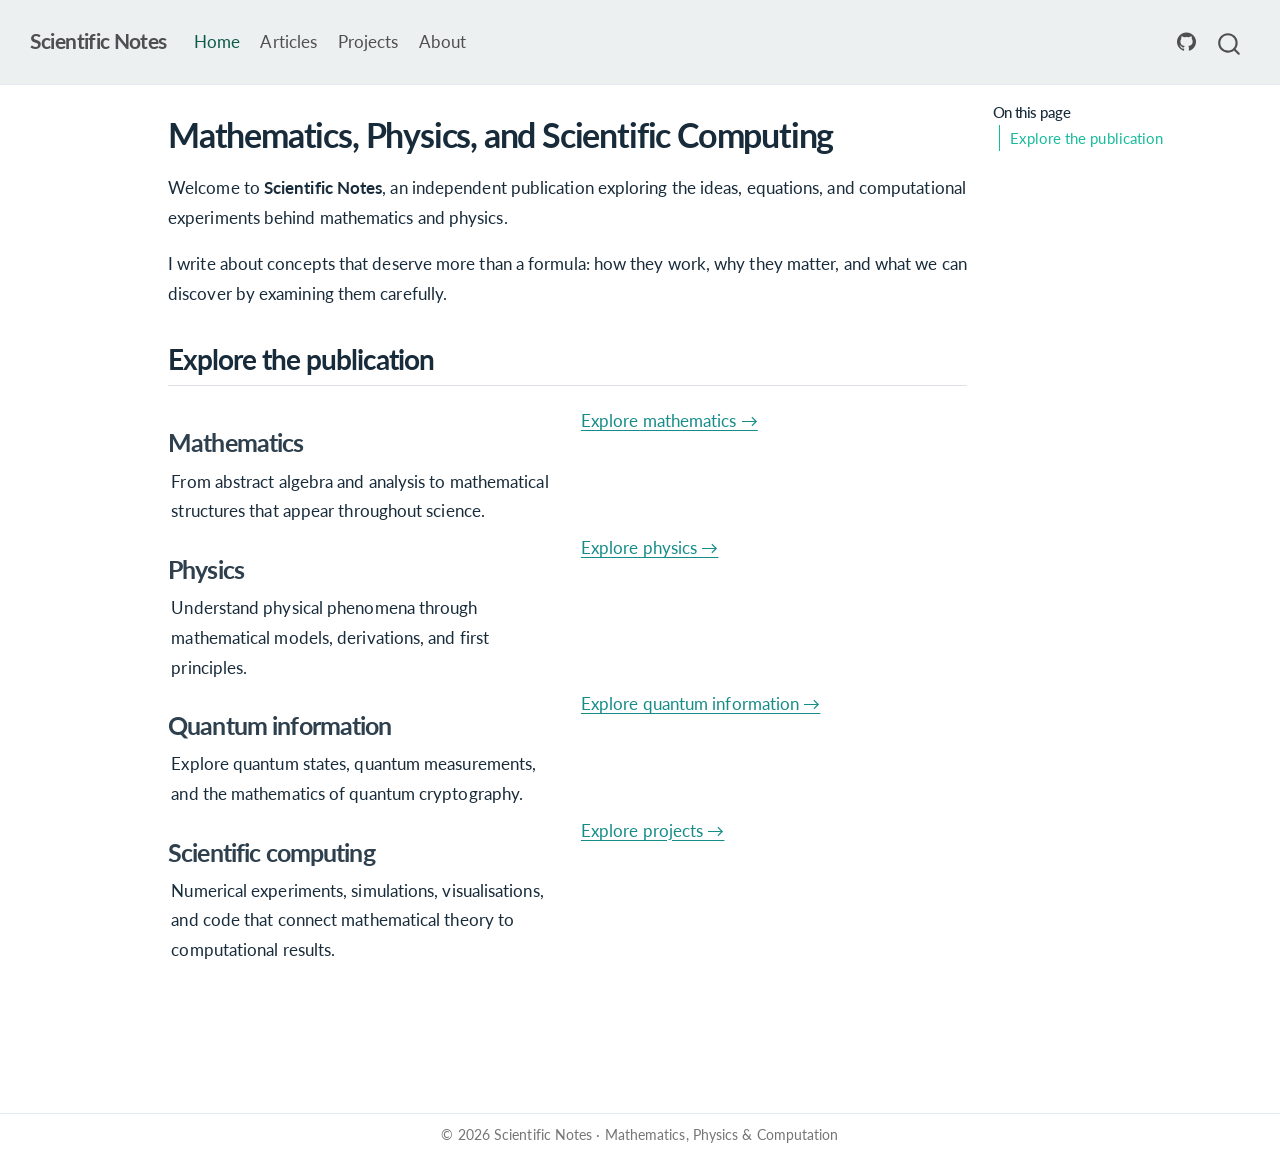
<file: index.html>
<!DOCTYPE html>
<html xmlns="http://www.w3.org/1999/xhtml" lang="en" xml:lang="en"><head>

<meta charset="utf-8">
<meta name="generator" content="quarto-1.11.9">

<meta name="viewport" content="width=device-width, initial-scale=1.0, user-scalable=yes">


<title>Mathematics, Physics, and Scientific Computing – Scientific Notes</title>
<style>
/* Default styles provided by pandoc.
** See https://pandoc.org/MANUAL.html#variables-for-html for config info.
*/
span.smallcaps{font-variant: small-caps;}
div.columns{display: flex; gap: 1.5em;}
div.column{flex: auto;}
@media screen {
div.columns{gap: min(4vw, 1.5em);}
div.column{overflow-x: auto;}
}
div.hanging-indent{margin-left: 1.5em; text-indent: -1.5em;}
ul.task-list{list-style: none;}
ul.task-list li input[type="checkbox"] {
  width: 0.8em;
  margin: 0 0.8em 0.2em -1em; /* quarto-specific, see https://github.com/quarto-dev/quarto-cli/issues/4556 */ 
  vertical-align: middle;
}
</style>


<script src="site_libs/quarto-nav/quarto-nav.js"></script>
<script src="site_libs/quarto-nav/headroom.min.js"></script>
<script src="site_libs/clipboard/clipboard.min.js"></script>
<script src="site_libs/quarto-search/autocomplete.umd.js"></script>
<script src="site_libs/quarto-search/fuse.min.js"></script>
<script src="site_libs/quarto-search/quarto-search.js"></script>
<meta name="quarto:offset" content="./">
<script src="site_libs/quarto-html/quarto.js" type="module"></script>
<script src="site_libs/quarto-html/tabsets/tabsets.js" type="module"></script>
<script src="site_libs/quarto-html/scrollable-regions/scrollable-regions.js" type="module"></script>
<script src="site_libs/quarto-html/popper.min.js"></script>
<script src="site_libs/quarto-html/tippy.umd.min.js"></script>
<script src="site_libs/quarto-html/anchor.min.js"></script>
<link href="site_libs/quarto-html/tippy.css" rel="stylesheet">
<link href="site_libs/quarto-html/quarto-syntax-highlighting-63b5708e65d6cd79cd7618c58d0c21e7.css" rel="stylesheet" id="quarto-text-highlighting-styles">
<script src="site_libs/bootstrap/bootstrap.min.js"></script>
<link href="site_libs/bootstrap/bootstrap-icons.css" rel="stylesheet">
<link href="site_libs/bootstrap/bootstrap-6f697db3f19aaa8acf404c13d1910354.min.css" rel="stylesheet" append-hash="true" id="quarto-bootstrap" data-mode="light">
<script id="quarto-search-options" type="application/json">{
  "location": "navbar",
  "copy-button": false,
  "collapse-after": 3,
  "panel-placement": "end",
  "type": "overlay",
  "limit": 50,
  "keyboard-shortcut": [
    "f",
    "/",
    "s"
  ],
  "language": {
    "search-no-results-text": "No results",
    "search-matching-documents-text": "matching documents",
    "search-copy-link-title": "Copy link to search",
    "search-hide-matches-text": "Hide additional matches",
    "search-more-match-text": "more match in this document",
    "search-more-matches-text": "more matches in this document",
    "search-clear-button-title": "Clear",
    "search-text-placeholder": "",
    "search-detached-cancel-button-title": "Cancel",
    "search-submit-button-title": "Submit",
    "search-label": "Search"
  }
}</script>
<style>html{ scroll-behavior: smooth; }</style>


<link rel="stylesheet" href="styles.css">
</head>

<body class="nav-fixed quarto-light"><a id="quarto-skip-link" class="visually-hidden-focusable" href="#quarto-document-content">Skip to main content</a>

<div id="quarto-search-results"></div>
  <header id="quarto-header" class="headroom fixed-top">
    <nav class="navbar navbar-expand-lg " data-bs-theme="dark" aria-label="Site">
      <div class="navbar-container container-fluid">
      <div class="navbar-brand-container mx-auto">
    <a class="navbar-brand" href="./index.html">
    <span class="navbar-title">Scientific Notes</span>
    </a>
  </div>
          <button class="navbar-toggler" type="button" data-bs-toggle="collapse" data-bs-target="#navbarCollapse" aria-controls="navbarCollapse" aria-expanded="false" aria-label="Toggle navigation" onclick="if (window.quartoToggleHeadroom) { window.quartoToggleHeadroom(); }">
  <span class="navbar-toggler-icon"></span>
</button>
          <div class="collapse navbar-collapse" id="navbarCollapse">
            <ul class="navbar-nav navbar-nav-scroll me-auto">
  <li class="nav-item">
    <a class="nav-link active" href="./index.html" aria-current="page"> 
<span class="menu-text">Home</span></a>
  </li>  
  <li class="nav-item">
    <a class="nav-link" href="./articles.html"> 
<span class="menu-text">Articles</span></a>
  </li>  
  <li class="nav-item">
    <a class="nav-link" href="./projects.html"> 
<span class="menu-text">Projects</span></a>
  </li>  
  <li class="nav-item">
    <a class="nav-link" href="./about.html"> 
<span class="menu-text">About</span></a>
  </li>  
</ul>
            <ul class="navbar-nav navbar-nav-scroll ms-auto">
  <li class="nav-item compact">
    <a class="nav-link" href="https://github.com/Haydara1"> <i class="bi bi-github" role="img" aria-label="GitHub">
</i> 
<span class="menu-text"></span></a>
  </li>  
</ul>
          </div> <!-- /navcollapse -->
            <div class="quarto-navbar-tools">
</div>
            <div id="quarto-search" class="" title="Search"></div>
      </div> <!-- /container-fluid -->
    </nav>
</header>
<!-- content -->
<div id="quarto-content" class="quarto-container page-columns page-rows-contents page-layout-article page-navbar">
<!-- sidebar -->
<!-- margin-sidebar -->
    <div id="quarto-margin-sidebar" class="sidebar margin-sidebar">
        <nav id="TOC" role="doc-toc" aria-labelledby="toc-title" class="toc-active">
    <h2 id="toc-title">On this page</h2>
   
  <ul>
  <li><a href="#explore-the-publication" id="toc-explore-the-publication" class="nav-link active" data-scroll-target="#explore-the-publication">Explore the publication</a></li>
  </ul>
</nav>
    </div>
<!-- main -->
<main class="content" id="quarto-document-content" tabindex="-1">

<header id="title-block-header" class="quarto-title-block default">
<div class="quarto-title">
<h1 class="title">Mathematics, Physics, and Scientific Computing</h1>
</div>



<div class="quarto-title-meta">

    
  
    
  </div>
  


</header>


<p>Welcome to <strong>Scientific Notes</strong>, an independent publication exploring the ideas, equations, and computational experiments behind mathematics and physics.</p>
<p>I write about concepts that deserve more than a formula: how they work, why they matter, and what we can discover by examining them carefully.</p>
<section id="explore-the-publication" class="level2">
<h2 class="anchored" data-anchor-id="explore-the-publication">Explore the publication</h2>
<div class="quarto-layout-panel" data-layout-ncol="2">
<div class="quarto-layout-row">
<section id="mathematics" class="level3 quarto-layout-cell" style="flex-basis: 50.0%;justify-content: flex-start;">
<h3 class="anchored" data-anchor-id="mathematics">Mathematics</h3>
<p>From abstract algebra and analysis to mathematical structures that appear throughout science.</p>
</section>
<div class="quarto-layout-cell" style="flex-basis: 50.0%;justify-content: flex-start;">
<p><a href="./articles.html#mathematics">Explore mathematics →</a></p>
</div>
</div>
<div class="quarto-layout-row">
<section id="physics" class="level3 quarto-layout-cell" style="flex-basis: 50.0%;justify-content: flex-start;">
<h3 class="anchored" data-anchor-id="physics">Physics</h3>
<p>Understand physical phenomena through mathematical models, derivations, and first principles.</p>
</section>
<div class="quarto-layout-cell" style="flex-basis: 50.0%;justify-content: flex-start;">
<p><a href="./articles.html#physics">Explore physics →</a></p>
</div>
</div>
<div class="quarto-layout-row">
<section id="quantum-information" class="level3 quarto-layout-cell" style="flex-basis: 50.0%;justify-content: flex-start;">
<h3 class="anchored" data-anchor-id="quantum-information">Quantum information</h3>
<p>Explore quantum states, quantum measurements, and the mathematics of quantum cryptography.</p>
</section>
<div class="quarto-layout-cell" style="flex-basis: 50.0%;justify-content: flex-start;">
<p><a href="./articles.html#quantum-information">Explore quantum information →</a></p>
</div>
</div>
<div class="quarto-layout-row">
<section id="scientific-computing" class="level3 quarto-layout-cell" style="flex-basis: 50.0%;justify-content: flex-start;">
<h3 class="anchored" data-anchor-id="scientific-computing">Scientific computing</h3>
<p>Numerical experiments, simulations, visualisations, and code that connect mathematical theory to computational results.</p>
</section>
<div class="quarto-layout-cell" style="flex-basis: 50.0%;justify-content: flex-start;">
<p><a href="./projects.html">Explore projects →</a></p>
</div>
</div>
</div>


</section>

</main> <!-- /main -->
<script id="quarto-html-after-body" type="application/javascript">
  window.document.addEventListener("DOMContentLoaded", function (event) {
    const icon = "";
    const anchorJS = new window.AnchorJS();
    anchorJS.options = {
      placement: 'right',
      icon: icon
    };
    anchorJS.add('.anchored');
    const isCodeAnnotation = (el) => {
      for (const clz of el.classList) {
        if (clz.startsWith('code-annotation-')) {                     
          return true;
        }
      }
      return false;
    }
    const onCopySuccess = function(e) {
      // button target
      const button = e.trigger;
      // don't keep focus
      button.blur();
      // flash "checked"
      button.classList.add('code-copy-button-checked');
      var currentTitle = button.getAttribute("title");
      button.setAttribute("title", "Copied!");
      let tooltip;
      if (window.bootstrap) {
        button.setAttribute("data-bs-toggle", "tooltip");
        button.setAttribute("data-bs-placement", "left");
        button.setAttribute("data-bs-title", "Copied!");
        tooltip = new bootstrap.Tooltip(button, 
          { trigger: "manual", 
            customClass: "code-copy-button-tooltip",
            offset: [0, -8]});
        tooltip.show();    
      }
      setTimeout(function() {
        if (tooltip) {
          tooltip.hide();
          button.removeAttribute("data-bs-title");
          button.removeAttribute("data-bs-toggle");
          button.removeAttribute("data-bs-placement");
        }
        button.setAttribute("title", currentTitle);
        button.classList.remove('code-copy-button-checked');
      }, 1000);
      // clear code selection
      e.clearSelection();
    }
    const getTextToCopy = function(trigger) {
      const outerScaffold = trigger.parentElement.cloneNode(true);
      const codeEl = outerScaffold.querySelector('code');
      for (const childEl of codeEl.children) {
        if (isCodeAnnotation(childEl)) {
          childEl.remove();
        }
      }
      return codeEl.innerText;
    }
    const clipboard = new window.ClipboardJS('.code-copy-button:not([data-in-quarto-modal])', {
      text: getTextToCopy
    });
    clipboard.on('success', onCopySuccess);
    if (window.document.getElementById('quarto-embedded-source-code-modal')) {
      const clipboardModal = new window.ClipboardJS('.code-copy-button[data-in-quarto-modal]', {
        text: getTextToCopy,
        container: window.document.getElementById('quarto-embedded-source-code-modal')
      });
      clipboardModal.on('success', onCopySuccess);
    }
      var localhostRegex = new RegExp(/^(?:http|https):\/\/localhost\:?[0-9]*\//);
      var mailtoRegex = new RegExp(/^mailto:/);
        var filterRegex = new RegExp("https:\/\/Haydara1\.github\.io\/");
      var isInternal = (href) => {
          return filterRegex.test(href) || localhostRegex.test(href) || mailtoRegex.test(href);
      }
      // Inspect non-navigation links and adorn them if external
      window.quartoDecorateExternalLinks = function (root) {
     var links = (root || window.document).querySelectorAll('a[href]:not(.nav-link):not(.navbar-brand):not(.toc-action):not(.sidebar-link):not(.sidebar-item-toggle):not(.pagination-link):not(.no-external):not([aria-hidden]):not(.dropdown-item):not(.quarto-navigation-tool):not(.about-link)');
      for (var i=0; i<links.length; i++) {
        const link = links[i];
        if (!isInternal(link.href)) {
          // undo the damage that might have been done by quarto-nav.js in the case of
          // links that we want to consider external
          if (link.dataset.originalHref !== undefined) {
            link.href = link.dataset.originalHref;
          }
          if (!link.classList.contains('no-external-icon')) {
          }
        }
      }
      };
      window.quartoDecorateExternalLinks(window.document);
    // Esc closes the popup (WCAG 1.4.13) and focus leaving both trigger and
    // popup closes it (WCAG 2.4.11); tippy handles neither for interactive popups.
    const hideOnEscAndFocusOut = {
      name: 'hideOnEscAndFocusOut',
      defaultValue: true,
      fn(instance) {
        const dismiss = () => {
          // A show scheduled by the trigger delay would otherwise reopen it
          instance.clearDelayTimeouts();
          instance.hide();
        };
        const onKeyDown = (event) => {
          if (event.key !== 'Escape') {
            return;
          }
          // Keep Esc from also reaching page handlers (e.g. reveal.js overview),
          // except an open reveal.js slide menu, which Esc should close too.
          // The menu handles keys only when its keyboard option is on.
          const menuHandlesEsc = window.Reveal?.getPlugin?.('menu')?.isOpen() &&
            window.Reveal.getConfig().menu?.keyboard !== false;
          if (!menuHandlesEsc) {
            event.stopPropagation();
          }
          if (instance.popper.contains(window.document.activeElement)) {
            // Disabled while refocusing so the focus trigger does not reopen it
            instance.disable();
            instance.reference.focus();
            instance.enable();
          }
          dismiss();
        };
        const onFocusOut = (event) => {
          const target = event.relatedTarget;
          if (target && !instance.reference.contains(target) &&
              !instance.popper.contains(target)) {
            dismiss();
          }
        };
        // On the trigger too: a click trigger (code-annotations: select) has no
        // blur handling. Attached for the instance's lifetime so leaving the
        // trigger also cancels a show still pending on the trigger delay.
        instance.reference.addEventListener('focusout', onFocusOut);
        return {
          onShow() {
            window.document.addEventListener('keydown', onKeyDown, true);
            instance.popper.addEventListener('focusout', onFocusOut);
          },
          onHide() {
            window.document.removeEventListener('keydown', onKeyDown, true);
            instance.popper.removeEventListener('focusout', onFocusOut);
          },
          onDestroy() {
            instance.reference.removeEventListener('focusout', onFocusOut);
          },
        };
      },
    };
    function tippyHover(el, contentFn, onTriggerFn, onUntriggerFn) {
      const config = {
        allowHTML: true,
        maxWidth: 500,
        delay: 100,
        arrow: false,
        appendTo: function(el) {
            return el.parentElement;
        },
        interactive: true,
        interactiveBorder: 10,
        theme: 'quarto',
        placement: 'bottom-start',
        plugins: [hideOnEscAndFocusOut],
      };
      if (contentFn) {
        config.content = contentFn;
      }
      if (onTriggerFn) {
        config.onTrigger = onTriggerFn;
      }
      if (onUntriggerFn) {
        config.onUntrigger = onUntriggerFn;
      }
      window.tippy(el, config); 
    }
    const noterefs = window.document.querySelectorAll('a[role="doc-noteref"]');
    for (var i=0; i<noterefs.length; i++) {
      const ref = noterefs[i];
      tippyHover(ref, function() {
        // use id or data attribute instead here
        let href = ref.getAttribute('data-footnote-href') || ref.getAttribute('href');
        try { href = new URL(href).hash; } catch {}
        const id = href.replace(/^#\/?/, "");
        const note = window.document.getElementById(id);
        if (note) {
          return note.innerHTML;
        } else {
          return "";
        }
      });
    }
    const xrefs = window.document.querySelectorAll('a.quarto-xref');
    const processXRef = (id, note) => {
      // Strip column container classes
      const stripColumnClz = (el) => {
        el.classList.remove("page-full", "page-columns");
        if (el.children) {
          for (const child of el.children) {
            stripColumnClz(child);
          }
        }
      }
      stripColumnClz(note)
      if (id === null || id.startsWith('sec-')) {
        // Special case sections, only their first couple elements
        const container = document.createElement("div");
        if (note.children && note.children.length > 2) {
          container.appendChild(note.children[0].cloneNode(true));
          for (let i = 1; i < note.children.length; i++) {
            const child = note.children[i];
            if (child.tagName === "P" && child.innerText === "") {
              continue;
            } else {
              container.appendChild(child.cloneNode(true));
              break;
            }
          }
          if (window.Quarto?.typesetMath) {
            window.Quarto.typesetMath(container);
          }
          return container.innerHTML
        } else {
          if (window.Quarto?.typesetMath) {
            window.Quarto.typesetMath(note);
          }
          return note.innerHTML;
        }
      } else {
        // Remove any anchor links if they are present
        const anchorLink = note.querySelector('a.anchorjs-link');
        if (anchorLink) {
          anchorLink.remove();
        }
        if (window.Quarto?.typesetMath) {
          window.Quarto.typesetMath(note);
        }
        if (note.classList.contains("callout")) {
          return note.outerHTML;
        } else {
          return note.innerHTML;
        }
      }
    }
    for (var i=0; i<xrefs.length; i++) {
      const xref = xrefs[i];
      tippyHover(xref, undefined, function(instance) {
        instance.disable();
        let url = xref.getAttribute('href');
        let hash = undefined; 
        if (url.startsWith('#')) {
          hash = url;
        } else {
          try { hash = new URL(url).hash; } catch {}
        }
        if (hash) {
          const id = hash.replace(/^#\/?/, "");
          const note = window.document.getElementById(id);
          if (note !== null) {
            try {
              const html = processXRef(id, note.cloneNode(true));
              instance.setContent(html);
            } finally {
              instance.enable();
              instance.show();
            }
          } else {
            // See if we can fetch this
            fetch(url.split('#')[0])
            .then(res => res.text())
            .then(html => {
              const parser = new DOMParser();
              const htmlDoc = parser.parseFromString(html, "text/html");
              const note = htmlDoc.getElementById(id);
              if (note !== null) {
                const html = processXRef(id, note);
                instance.setContent(html);
              } 
            }).finally(() => {
              instance.enable();
              instance.show();
            });
          }
        } else {
          // See if we can fetch a full url (with no hash to target)
          // This is a special case and we should probably do some content thinning / targeting
          fetch(url)
          .then(res => res.text())
          .then(html => {
            const parser = new DOMParser();
            const htmlDoc = parser.parseFromString(html, "text/html");
            const note = htmlDoc.querySelector('main.content');
            if (note !== null) {
              // This should only happen for chapter cross references
              // (since there is no id in the URL)
              // remove the first header
              if (note.children.length > 0 && note.children[0].tagName === "HEADER") {
                note.children[0].remove();
              }
              const html = processXRef(null, note);
              instance.setContent(html);
            } 
          }).finally(() => {
            instance.enable();
            instance.show();
          });
        }
      }, function(instance) {
      });
    }
        let selectedAnnoteEl;
        const selectorForAnnotation = ( cell, annotation) => {
          let cellAttr = 'data-code-cell="' + cell + '"';
          let lineAttr = 'data-code-annotation="' +  annotation + '"';
          const selector = 'span[' + cellAttr + '][' + lineAttr + ']';
          return selector;
        }
        const selectCodeLines = (annoteEl) => {
          const doc = window.document;
          const targetCell = annoteEl.getAttribute("data-target-cell");
          const targetAnnotation = annoteEl.getAttribute("data-target-annotation");
          const annoteSpan = window.document.querySelector(selectorForAnnotation(targetCell, targetAnnotation));
          const lines = annoteSpan.getAttribute("data-code-lines").split(",");
          const lineIds = lines.map((line) => {
            return targetCell + "-" + line;
          })
          // Each band is positioned against its own containing block, which is
          // not the offsetParent of the lines, so place it from client rects.
          const placeBand = (band, firstEl, lastEl, codeBlock) => {
            const container = band.offsetParent;
            if (container === null) {
              return;
            }
            const containerRect = container.getBoundingClientRect();
            // Reveal.js scales slides with a transform, so convert client
            // pixels back to the CSS pixels of the container.
            const scale = containerRect.height / container.offsetHeight || 1;
            const firstRect = firstEl.getBoundingClientRect();
            const lastRect = lastEl.getBoundingClientRect();
            const top = (firstRect.top - containerRect.top) / scale - container.clientTop + container.scrollTop;
            const height = (lastRect.bottom - firstRect.top) / scale;
            band.style.top = top - 2 + "px";
            band.style.height = height + 4 + "px";
            if (codeBlock) {
              // Without the copy button wrapper, the containing block is wider
              // than the code block, so span the code block explicitly.
              const blockRect = codeBlock.getBoundingClientRect();
              band.style.left = (blockRect.left - containerRect.left) / scale - container.clientLeft + container.scrollLeft + "px";
              band.style.width = blockRect.width / scale + "px";
            }
          };
          if (lineIds.length > 0) {
            const el = window.document.getElementById(lineIds[0]);
            const lastEl = window.document.getElementById(lineIds[lineIds.length - 1]);
            const parent = el.parentElement.parentElement;
            // cook up a div (if necessary) and position it
            let div = window.document.getElementById("code-annotation-line-highlight");
            if (div === null) {
              div = window.document.createElement("div");
              div.setAttribute("id", "code-annotation-line-highlight");
              div.style.position = 'absolute';
              parent.appendChild(div);
            }
            placeBand(div, el, lastEl, parent.closest("div.sourceCode") || parent);
            let gutterDiv = window.document.getElementById("code-annotation-line-highlight-gutter");
            if (gutterDiv === null) {
              gutterDiv = window.document.createElement("div");
              gutterDiv.setAttribute("id", "code-annotation-line-highlight-gutter");
              gutterDiv.style.position = 'absolute';
              const codeCell = window.document.getElementById(targetCell);
              const gutter = codeCell.querySelector('.code-annotation-gutter');
              gutter.appendChild(gutterDiv);
            }
            placeBand(gutterDiv, el, lastEl);
            selectedAnnoteEl = annoteEl;
          }
        };
        const unselectCodeLines = () => {
          const elementsIds = ["code-annotation-line-highlight", "code-annotation-line-highlight-gutter"];
          elementsIds.forEach((elId) => {
            const div = window.document.getElementById(elId);
            if (div) {
              div.remove();
            }
          });
          selectedAnnoteEl = undefined;
        };
          // Handle positioning of the toggle
      window.addEventListener(
        "resize",
        throttle(() => {
          elRect = undefined;
          if (selectedAnnoteEl) {
            selectCodeLines(selectedAnnoteEl);
          }
        }, 10)
      );
      function throttle(fn, ms) {
      let throttle = false;
      let timer;
        return (...args) => {
          if(!throttle) { // first call gets through
              fn.apply(this, args);
              throttle = true;
          } else { // all the others get throttled
              if(timer) clearTimeout(timer); // cancel #2
              timer = setTimeout(() => {
                fn.apply(this, args);
                timer = throttle = false;
              }, ms);
          }
        };
      }
        // Attach click handler to the DT
        const annoteDls = window.document.querySelectorAll('dt[data-target-cell]');
        for (const annoteDlNode of annoteDls) {
          annoteDlNode.addEventListener('click', (event) => {
            const clickedEl = event.target;
            if (clickedEl !== selectedAnnoteEl) {
              unselectCodeLines();
              const activeEl = window.document.querySelector('dt[data-target-cell].code-annotation-active');
              if (activeEl) {
                activeEl.classList.remove('code-annotation-active');
              }
              selectCodeLines(clickedEl);
              clickedEl.classList.add('code-annotation-active');
            } else {
              // Unselect the line
              unselectCodeLines();
              clickedEl.classList.remove('code-annotation-active');
            }
          });
        }
    const findCites = (el) => {
      const parentEl = el.parentElement;
      if (parentEl) {
        const cites = parentEl.dataset.cites;
        if (cites) {
          return {
            el,
            cites: cites.split(' ')
          };
        } else {
          return findCites(el.parentElement)
        }
      } else {
        return undefined;
      }
    };
    var bibliorefs = window.document.querySelectorAll('a[role="doc-biblioref"]');
    for (var i=0; i<bibliorefs.length; i++) {
      const ref = bibliorefs[i];
      const citeInfo = findCites(ref);
      if (citeInfo) {
        tippyHover(citeInfo.el, function() {
          var popup = window.document.createElement('div');
          citeInfo.cites.forEach(function(cite) {
            var citeDiv = window.document.createElement('div');
            citeDiv.classList.add('hanging-indent');
            citeDiv.classList.add('csl-entry');
            var biblioDiv = window.document.getElementById('ref-' + cite);
            if (biblioDiv) {
              citeDiv.innerHTML = biblioDiv.innerHTML;
            }
            popup.appendChild(citeDiv);
          });
          return popup.innerHTML;
        });
      }
    }
  });
  </script>
  <script type="application/javascript">
  window.quartoScrollableRegionsLabels = {"code":"Scrollable code","output":"Scrollable output"};
  </script>
</div> <!-- /content -->
<footer class="footer">
  <div class="nav-footer">
    <div class="nav-footer-left">
      &nbsp;
    </div>   
    <div class="nav-footer-center">
<p>© 2026 Scientific Notes · Mathematics, Physics &amp; Computation</p>
</div>
    <div class="nav-footer-right">
      &nbsp;
    </div>
  </div>
</footer>




<script src="site_libs/quarto-html/zenscroll-min.js"></script>
</body></html>
</file>
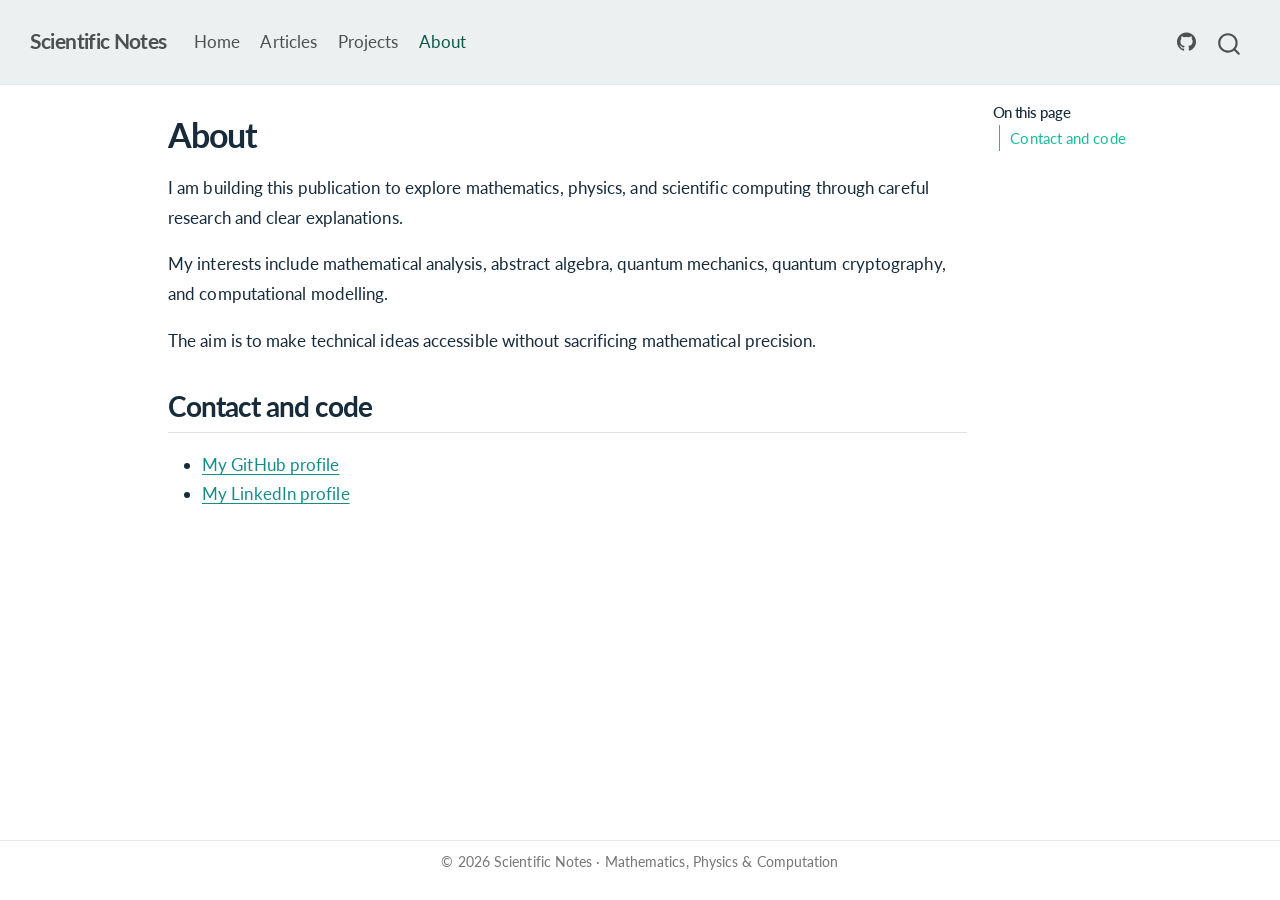
<file: about.html>
<!DOCTYPE html>
<html xmlns="http://www.w3.org/1999/xhtml" lang="en" xml:lang="en"><head>

<meta charset="utf-8">
<meta name="generator" content="quarto-1.11.9">

<meta name="viewport" content="width=device-width, initial-scale=1.0, user-scalable=yes">


<title>About – Scientific Notes</title>
<style>
/* Default styles provided by pandoc.
** See https://pandoc.org/MANUAL.html#variables-for-html for config info.
*/
span.smallcaps{font-variant: small-caps;}
div.columns{display: flex; gap: 1.5em;}
div.column{flex: auto;}
@media screen {
div.columns{gap: min(4vw, 1.5em);}
div.column{overflow-x: auto;}
}
div.hanging-indent{margin-left: 1.5em; text-indent: -1.5em;}
ul.task-list{list-style: none;}
ul.task-list li input[type="checkbox"] {
  width: 0.8em;
  margin: 0 0.8em 0.2em -1em; /* quarto-specific, see https://github.com/quarto-dev/quarto-cli/issues/4556 */ 
  vertical-align: middle;
}
</style>


<script src="site_libs/quarto-nav/quarto-nav.js"></script>
<script src="site_libs/quarto-nav/headroom.min.js"></script>
<script src="site_libs/clipboard/clipboard.min.js"></script>
<script src="site_libs/quarto-search/autocomplete.umd.js"></script>
<script src="site_libs/quarto-search/fuse.min.js"></script>
<script src="site_libs/quarto-search/quarto-search.js"></script>
<meta name="quarto:offset" content="./">
<script src="site_libs/quarto-html/quarto.js" type="module"></script>
<script src="site_libs/quarto-html/tabsets/tabsets.js" type="module"></script>
<script src="site_libs/quarto-html/scrollable-regions/scrollable-regions.js" type="module"></script>
<script src="site_libs/quarto-html/popper.min.js"></script>
<script src="site_libs/quarto-html/tippy.umd.min.js"></script>
<script src="site_libs/quarto-html/anchor.min.js"></script>
<link href="site_libs/quarto-html/tippy.css" rel="stylesheet">
<link href="site_libs/quarto-html/quarto-syntax-highlighting-63b5708e65d6cd79cd7618c58d0c21e7.css" rel="stylesheet" id="quarto-text-highlighting-styles">
<script src="site_libs/bootstrap/bootstrap.min.js"></script>
<link href="site_libs/bootstrap/bootstrap-icons.css" rel="stylesheet">
<link href="site_libs/bootstrap/bootstrap-6f697db3f19aaa8acf404c13d1910354.min.css" rel="stylesheet" append-hash="true" id="quarto-bootstrap" data-mode="light">
<script id="quarto-search-options" type="application/json">{
  "location": "navbar",
  "copy-button": false,
  "collapse-after": 3,
  "panel-placement": "end",
  "type": "overlay",
  "limit": 50,
  "keyboard-shortcut": [
    "f",
    "/",
    "s"
  ],
  "language": {
    "search-no-results-text": "No results",
    "search-matching-documents-text": "matching documents",
    "search-copy-link-title": "Copy link to search",
    "search-hide-matches-text": "Hide additional matches",
    "search-more-match-text": "more match in this document",
    "search-more-matches-text": "more matches in this document",
    "search-clear-button-title": "Clear",
    "search-text-placeholder": "",
    "search-detached-cancel-button-title": "Cancel",
    "search-submit-button-title": "Submit",
    "search-label": "Search"
  }
}</script>
<style>html{ scroll-behavior: smooth; }</style>


<link rel="stylesheet" href="styles.css">
</head>

<body class="nav-fixed quarto-light"><a id="quarto-skip-link" class="visually-hidden-focusable" href="#quarto-document-content">Skip to main content</a>

<div id="quarto-search-results"></div>
  <header id="quarto-header" class="headroom fixed-top">
    <nav class="navbar navbar-expand-lg " data-bs-theme="dark" aria-label="Site">
      <div class="navbar-container container-fluid">
      <div class="navbar-brand-container mx-auto">
    <a class="navbar-brand" href="./index.html">
    <span class="navbar-title">Scientific Notes</span>
    </a>
  </div>
          <button class="navbar-toggler" type="button" data-bs-toggle="collapse" data-bs-target="#navbarCollapse" aria-controls="navbarCollapse" aria-expanded="false" aria-label="Toggle navigation" onclick="if (window.quartoToggleHeadroom) { window.quartoToggleHeadroom(); }">
  <span class="navbar-toggler-icon"></span>
</button>
          <div class="collapse navbar-collapse" id="navbarCollapse">
            <ul class="navbar-nav navbar-nav-scroll me-auto">
  <li class="nav-item">
    <a class="nav-link" href="./index.html"> 
<span class="menu-text">Home</span></a>
  </li>  
  <li class="nav-item">
    <a class="nav-link" href="./articles.html"> 
<span class="menu-text">Articles</span></a>
  </li>  
  <li class="nav-item">
    <a class="nav-link" href="./projects.html"> 
<span class="menu-text">Projects</span></a>
  </li>  
  <li class="nav-item">
    <a class="nav-link active" href="./about.html" aria-current="page"> 
<span class="menu-text">About</span></a>
  </li>  
</ul>
            <ul class="navbar-nav navbar-nav-scroll ms-auto">
  <li class="nav-item compact">
    <a class="nav-link" href="https://github.com/Haydara1"> <i class="bi bi-github" role="img" aria-label="GitHub">
</i> 
<span class="menu-text"></span></a>
  </li>  
</ul>
          </div> <!-- /navcollapse -->
            <div class="quarto-navbar-tools">
</div>
            <div id="quarto-search" class="" title="Search"></div>
      </div> <!-- /container-fluid -->
    </nav>
</header>
<!-- content -->
<div id="quarto-content" class="quarto-container page-columns page-rows-contents page-layout-article page-navbar">
<!-- sidebar -->
<!-- margin-sidebar -->
    <div id="quarto-margin-sidebar" class="sidebar margin-sidebar">
        <nav id="TOC" role="doc-toc" aria-labelledby="toc-title" class="toc-active">
    <h2 id="toc-title">On this page</h2>
   
  <ul>
  <li><a href="#contact-and-code" id="toc-contact-and-code" class="nav-link active" data-scroll-target="#contact-and-code">Contact and code</a></li>
  </ul>
</nav>
    </div>
<!-- main -->
<main class="content" id="quarto-document-content" tabindex="-1">

<header id="title-block-header" class="quarto-title-block default">
<div class="quarto-title">
<h1 class="title">About</h1>
</div>



<div class="quarto-title-meta">

    
  
    
  </div>
  


</header>


<p>I am building this publication to explore mathematics, physics, and scientific computing through careful research and clear explanations.</p>
<p>My interests include mathematical analysis, abstract algebra, quantum mechanics, quantum cryptography, and computational modelling.</p>
<p>The aim is to make technical ideas accessible without sacrificing mathematical precision.</p>
<section id="contact-and-code" class="level2">
<h2 class="anchored" data-anchor-id="contact-and-code">Contact and code</h2>
<ul>
<li><a href="https://github.com/Haydara1">My GitHub profile</a></li>
<li><a href="https://linkedin.com/in/haydara-allahham">My LinkedIn profile</a></li>
</ul>


</section>

</main> <!-- /main -->
<script id="quarto-html-after-body" type="application/javascript">
  window.document.addEventListener("DOMContentLoaded", function (event) {
    const icon = "";
    const anchorJS = new window.AnchorJS();
    anchorJS.options = {
      placement: 'right',
      icon: icon
    };
    anchorJS.add('.anchored');
    const isCodeAnnotation = (el) => {
      for (const clz of el.classList) {
        if (clz.startsWith('code-annotation-')) {                     
          return true;
        }
      }
      return false;
    }
    const onCopySuccess = function(e) {
      // button target
      const button = e.trigger;
      // don't keep focus
      button.blur();
      // flash "checked"
      button.classList.add('code-copy-button-checked');
      var currentTitle = button.getAttribute("title");
      button.setAttribute("title", "Copied!");
      let tooltip;
      if (window.bootstrap) {
        button.setAttribute("data-bs-toggle", "tooltip");
        button.setAttribute("data-bs-placement", "left");
        button.setAttribute("data-bs-title", "Copied!");
        tooltip = new bootstrap.Tooltip(button, 
          { trigger: "manual", 
            customClass: "code-copy-button-tooltip",
            offset: [0, -8]});
        tooltip.show();    
      }
      setTimeout(function() {
        if (tooltip) {
          tooltip.hide();
          button.removeAttribute("data-bs-title");
          button.removeAttribute("data-bs-toggle");
          button.removeAttribute("data-bs-placement");
        }
        button.setAttribute("title", currentTitle);
        button.classList.remove('code-copy-button-checked');
      }, 1000);
      // clear code selection
      e.clearSelection();
    }
    const getTextToCopy = function(trigger) {
      const outerScaffold = trigger.parentElement.cloneNode(true);
      const codeEl = outerScaffold.querySelector('code');
      for (const childEl of codeEl.children) {
        if (isCodeAnnotation(childEl)) {
          childEl.remove();
        }
      }
      return codeEl.innerText;
    }
    const clipboard = new window.ClipboardJS('.code-copy-button:not([data-in-quarto-modal])', {
      text: getTextToCopy
    });
    clipboard.on('success', onCopySuccess);
    if (window.document.getElementById('quarto-embedded-source-code-modal')) {
      const clipboardModal = new window.ClipboardJS('.code-copy-button[data-in-quarto-modal]', {
        text: getTextToCopy,
        container: window.document.getElementById('quarto-embedded-source-code-modal')
      });
      clipboardModal.on('success', onCopySuccess);
    }
      var localhostRegex = new RegExp(/^(?:http|https):\/\/localhost\:?[0-9]*\//);
      var mailtoRegex = new RegExp(/^mailto:/);
        var filterRegex = new RegExp("https:\/\/Haydara1\.github\.io\/");
      var isInternal = (href) => {
          return filterRegex.test(href) || localhostRegex.test(href) || mailtoRegex.test(href);
      }
      // Inspect non-navigation links and adorn them if external
      window.quartoDecorateExternalLinks = function (root) {
     var links = (root || window.document).querySelectorAll('a[href]:not(.nav-link):not(.navbar-brand):not(.toc-action):not(.sidebar-link):not(.sidebar-item-toggle):not(.pagination-link):not(.no-external):not([aria-hidden]):not(.dropdown-item):not(.quarto-navigation-tool):not(.about-link)');
      for (var i=0; i<links.length; i++) {
        const link = links[i];
        if (!isInternal(link.href)) {
          // undo the damage that might have been done by quarto-nav.js in the case of
          // links that we want to consider external
          if (link.dataset.originalHref !== undefined) {
            link.href = link.dataset.originalHref;
          }
          if (!link.classList.contains('no-external-icon')) {
          }
        }
      }
      };
      window.quartoDecorateExternalLinks(window.document);
    // Esc closes the popup (WCAG 1.4.13) and focus leaving both trigger and
    // popup closes it (WCAG 2.4.11); tippy handles neither for interactive popups.
    const hideOnEscAndFocusOut = {
      name: 'hideOnEscAndFocusOut',
      defaultValue: true,
      fn(instance) {
        const dismiss = () => {
          // A show scheduled by the trigger delay would otherwise reopen it
          instance.clearDelayTimeouts();
          instance.hide();
        };
        const onKeyDown = (event) => {
          if (event.key !== 'Escape') {
            return;
          }
          // Keep Esc from also reaching page handlers (e.g. reveal.js overview),
          // except an open reveal.js slide menu, which Esc should close too.
          // The menu handles keys only when its keyboard option is on.
          const menuHandlesEsc = window.Reveal?.getPlugin?.('menu')?.isOpen() &&
            window.Reveal.getConfig().menu?.keyboard !== false;
          if (!menuHandlesEsc) {
            event.stopPropagation();
          }
          if (instance.popper.contains(window.document.activeElement)) {
            // Disabled while refocusing so the focus trigger does not reopen it
            instance.disable();
            instance.reference.focus();
            instance.enable();
          }
          dismiss();
        };
        const onFocusOut = (event) => {
          const target = event.relatedTarget;
          if (target && !instance.reference.contains(target) &&
              !instance.popper.contains(target)) {
            dismiss();
          }
        };
        // On the trigger too: a click trigger (code-annotations: select) has no
        // blur handling. Attached for the instance's lifetime so leaving the
        // trigger also cancels a show still pending on the trigger delay.
        instance.reference.addEventListener('focusout', onFocusOut);
        return {
          onShow() {
            window.document.addEventListener('keydown', onKeyDown, true);
            instance.popper.addEventListener('focusout', onFocusOut);
          },
          onHide() {
            window.document.removeEventListener('keydown', onKeyDown, true);
            instance.popper.removeEventListener('focusout', onFocusOut);
          },
          onDestroy() {
            instance.reference.removeEventListener('focusout', onFocusOut);
          },
        };
      },
    };
    function tippyHover(el, contentFn, onTriggerFn, onUntriggerFn) {
      const config = {
        allowHTML: true,
        maxWidth: 500,
        delay: 100,
        arrow: false,
        appendTo: function(el) {
            return el.parentElement;
        },
        interactive: true,
        interactiveBorder: 10,
        theme: 'quarto',
        placement: 'bottom-start',
        plugins: [hideOnEscAndFocusOut],
      };
      if (contentFn) {
        config.content = contentFn;
      }
      if (onTriggerFn) {
        config.onTrigger = onTriggerFn;
      }
      if (onUntriggerFn) {
        config.onUntrigger = onUntriggerFn;
      }
      window.tippy(el, config); 
    }
    const noterefs = window.document.querySelectorAll('a[role="doc-noteref"]');
    for (var i=0; i<noterefs.length; i++) {
      const ref = noterefs[i];
      tippyHover(ref, function() {
        // use id or data attribute instead here
        let href = ref.getAttribute('data-footnote-href') || ref.getAttribute('href');
        try { href = new URL(href).hash; } catch {}
        const id = href.replace(/^#\/?/, "");
        const note = window.document.getElementById(id);
        if (note) {
          return note.innerHTML;
        } else {
          return "";
        }
      });
    }
    const xrefs = window.document.querySelectorAll('a.quarto-xref');
    const processXRef = (id, note) => {
      // Strip column container classes
      const stripColumnClz = (el) => {
        el.classList.remove("page-full", "page-columns");
        if (el.children) {
          for (const child of el.children) {
            stripColumnClz(child);
          }
        }
      }
      stripColumnClz(note)
      if (id === null || id.startsWith('sec-')) {
        // Special case sections, only their first couple elements
        const container = document.createElement("div");
        if (note.children && note.children.length > 2) {
          container.appendChild(note.children[0].cloneNode(true));
          for (let i = 1; i < note.children.length; i++) {
            const child = note.children[i];
            if (child.tagName === "P" && child.innerText === "") {
              continue;
            } else {
              container.appendChild(child.cloneNode(true));
              break;
            }
          }
          if (window.Quarto?.typesetMath) {
            window.Quarto.typesetMath(container);
          }
          return container.innerHTML
        } else {
          if (window.Quarto?.typesetMath) {
            window.Quarto.typesetMath(note);
          }
          return note.innerHTML;
        }
      } else {
        // Remove any anchor links if they are present
        const anchorLink = note.querySelector('a.anchorjs-link');
        if (anchorLink) {
          anchorLink.remove();
        }
        if (window.Quarto?.typesetMath) {
          window.Quarto.typesetMath(note);
        }
        if (note.classList.contains("callout")) {
          return note.outerHTML;
        } else {
          return note.innerHTML;
        }
      }
    }
    for (var i=0; i<xrefs.length; i++) {
      const xref = xrefs[i];
      tippyHover(xref, undefined, function(instance) {
        instance.disable();
        let url = xref.getAttribute('href');
        let hash = undefined; 
        if (url.startsWith('#')) {
          hash = url;
        } else {
          try { hash = new URL(url).hash; } catch {}
        }
        if (hash) {
          const id = hash.replace(/^#\/?/, "");
          const note = window.document.getElementById(id);
          if (note !== null) {
            try {
              const html = processXRef(id, note.cloneNode(true));
              instance.setContent(html);
            } finally {
              instance.enable();
              instance.show();
            }
          } else {
            // See if we can fetch this
            fetch(url.split('#')[0])
            .then(res => res.text())
            .then(html => {
              const parser = new DOMParser();
              const htmlDoc = parser.parseFromString(html, "text/html");
              const note = htmlDoc.getElementById(id);
              if (note !== null) {
                const html = processXRef(id, note);
                instance.setContent(html);
              } 
            }).finally(() => {
              instance.enable();
              instance.show();
            });
          }
        } else {
          // See if we can fetch a full url (with no hash to target)
          // This is a special case and we should probably do some content thinning / targeting
          fetch(url)
          .then(res => res.text())
          .then(html => {
            const parser = new DOMParser();
            const htmlDoc = parser.parseFromString(html, "text/html");
            const note = htmlDoc.querySelector('main.content');
            if (note !== null) {
              // This should only happen for chapter cross references
              // (since there is no id in the URL)
              // remove the first header
              if (note.children.length > 0 && note.children[0].tagName === "HEADER") {
                note.children[0].remove();
              }
              const html = processXRef(null, note);
              instance.setContent(html);
            } 
          }).finally(() => {
            instance.enable();
            instance.show();
          });
        }
      }, function(instance) {
      });
    }
        let selectedAnnoteEl;
        const selectorForAnnotation = ( cell, annotation) => {
          let cellAttr = 'data-code-cell="' + cell + '"';
          let lineAttr = 'data-code-annotation="' +  annotation + '"';
          const selector = 'span[' + cellAttr + '][' + lineAttr + ']';
          return selector;
        }
        const selectCodeLines = (annoteEl) => {
          const doc = window.document;
          const targetCell = annoteEl.getAttribute("data-target-cell");
          const targetAnnotation = annoteEl.getAttribute("data-target-annotation");
          const annoteSpan = window.document.querySelector(selectorForAnnotation(targetCell, targetAnnotation));
          const lines = annoteSpan.getAttribute("data-code-lines").split(",");
          const lineIds = lines.map((line) => {
            return targetCell + "-" + line;
          })
          // Each band is positioned against its own containing block, which is
          // not the offsetParent of the lines, so place it from client rects.
          const placeBand = (band, firstEl, lastEl, codeBlock) => {
            const container = band.offsetParent;
            if (container === null) {
              return;
            }
            const containerRect = container.getBoundingClientRect();
            // Reveal.js scales slides with a transform, so convert client
            // pixels back to the CSS pixels of the container.
            const scale = containerRect.height / container.offsetHeight || 1;
            const firstRect = firstEl.getBoundingClientRect();
            const lastRect = lastEl.getBoundingClientRect();
            const top = (firstRect.top - containerRect.top) / scale - container.clientTop + container.scrollTop;
            const height = (lastRect.bottom - firstRect.top) / scale;
            band.style.top = top - 2 + "px";
            band.style.height = height + 4 + "px";
            if (codeBlock) {
              // Without the copy button wrapper, the containing block is wider
              // than the code block, so span the code block explicitly.
              const blockRect = codeBlock.getBoundingClientRect();
              band.style.left = (blockRect.left - containerRect.left) / scale - container.clientLeft + container.scrollLeft + "px";
              band.style.width = blockRect.width / scale + "px";
            }
          };
          if (lineIds.length > 0) {
            const el = window.document.getElementById(lineIds[0]);
            const lastEl = window.document.getElementById(lineIds[lineIds.length - 1]);
            const parent = el.parentElement.parentElement;
            // cook up a div (if necessary) and position it
            let div = window.document.getElementById("code-annotation-line-highlight");
            if (div === null) {
              div = window.document.createElement("div");
              div.setAttribute("id", "code-annotation-line-highlight");
              div.style.position = 'absolute';
              parent.appendChild(div);
            }
            placeBand(div, el, lastEl, parent.closest("div.sourceCode") || parent);
            let gutterDiv = window.document.getElementById("code-annotation-line-highlight-gutter");
            if (gutterDiv === null) {
              gutterDiv = window.document.createElement("div");
              gutterDiv.setAttribute("id", "code-annotation-line-highlight-gutter");
              gutterDiv.style.position = 'absolute';
              const codeCell = window.document.getElementById(targetCell);
              const gutter = codeCell.querySelector('.code-annotation-gutter');
              gutter.appendChild(gutterDiv);
            }
            placeBand(gutterDiv, el, lastEl);
            selectedAnnoteEl = annoteEl;
          }
        };
        const unselectCodeLines = () => {
          const elementsIds = ["code-annotation-line-highlight", "code-annotation-line-highlight-gutter"];
          elementsIds.forEach((elId) => {
            const div = window.document.getElementById(elId);
            if (div) {
              div.remove();
            }
          });
          selectedAnnoteEl = undefined;
        };
          // Handle positioning of the toggle
      window.addEventListener(
        "resize",
        throttle(() => {
          elRect = undefined;
          if (selectedAnnoteEl) {
            selectCodeLines(selectedAnnoteEl);
          }
        }, 10)
      );
      function throttle(fn, ms) {
      let throttle = false;
      let timer;
        return (...args) => {
          if(!throttle) { // first call gets through
              fn.apply(this, args);
              throttle = true;
          } else { // all the others get throttled
              if(timer) clearTimeout(timer); // cancel #2
              timer = setTimeout(() => {
                fn.apply(this, args);
                timer = throttle = false;
              }, ms);
          }
        };
      }
        // Attach click handler to the DT
        const annoteDls = window.document.querySelectorAll('dt[data-target-cell]');
        for (const annoteDlNode of annoteDls) {
          annoteDlNode.addEventListener('click', (event) => {
            const clickedEl = event.target;
            if (clickedEl !== selectedAnnoteEl) {
              unselectCodeLines();
              const activeEl = window.document.querySelector('dt[data-target-cell].code-annotation-active');
              if (activeEl) {
                activeEl.classList.remove('code-annotation-active');
              }
              selectCodeLines(clickedEl);
              clickedEl.classList.add('code-annotation-active');
            } else {
              // Unselect the line
              unselectCodeLines();
              clickedEl.classList.remove('code-annotation-active');
            }
          });
        }
    const findCites = (el) => {
      const parentEl = el.parentElement;
      if (parentEl) {
        const cites = parentEl.dataset.cites;
        if (cites) {
          return {
            el,
            cites: cites.split(' ')
          };
        } else {
          return findCites(el.parentElement)
        }
      } else {
        return undefined;
      }
    };
    var bibliorefs = window.document.querySelectorAll('a[role="doc-biblioref"]');
    for (var i=0; i<bibliorefs.length; i++) {
      const ref = bibliorefs[i];
      const citeInfo = findCites(ref);
      if (citeInfo) {
        tippyHover(citeInfo.el, function() {
          var popup = window.document.createElement('div');
          citeInfo.cites.forEach(function(cite) {
            var citeDiv = window.document.createElement('div');
            citeDiv.classList.add('hanging-indent');
            citeDiv.classList.add('csl-entry');
            var biblioDiv = window.document.getElementById('ref-' + cite);
            if (biblioDiv) {
              citeDiv.innerHTML = biblioDiv.innerHTML;
            }
            popup.appendChild(citeDiv);
          });
          return popup.innerHTML;
        });
      }
    }
  });
  </script>
  <script type="application/javascript">
  window.quartoScrollableRegionsLabels = {"code":"Scrollable code","output":"Scrollable output"};
  </script>
</div> <!-- /content -->
<footer class="footer">
  <div class="nav-footer">
    <div class="nav-footer-left">
      &nbsp;
    </div>   
    <div class="nav-footer-center">
<p>© 2026 Scientific Notes · Mathematics, Physics &amp; Computation</p>
</div>
    <div class="nav-footer-right">
      &nbsp;
    </div>
  </div>
</footer>




<script src="site_libs/quarto-html/zenscroll-min.js"></script>
</body></html>
</file>
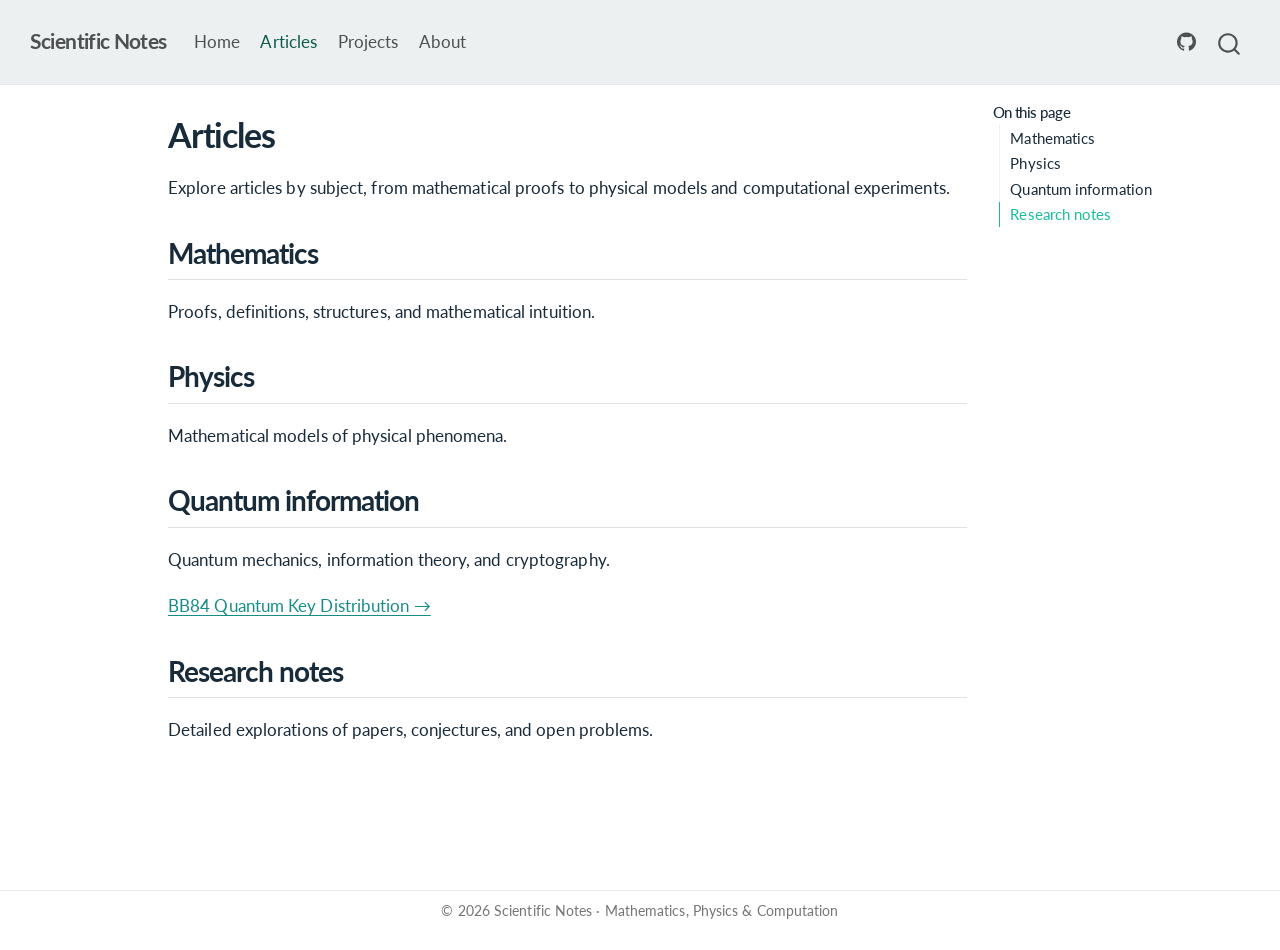
<file: articles.html>
<!DOCTYPE html>
<html xmlns="http://www.w3.org/1999/xhtml" lang="en" xml:lang="en"><head>

<meta charset="utf-8">
<meta name="generator" content="quarto-1.11.9">

<meta name="viewport" content="width=device-width, initial-scale=1.0, user-scalable=yes">


<title>Articles – Scientific Notes</title>
<style>
/* Default styles provided by pandoc.
** See https://pandoc.org/MANUAL.html#variables-for-html for config info.
*/
span.smallcaps{font-variant: small-caps;}
div.columns{display: flex; gap: 1.5em;}
div.column{flex: auto;}
@media screen {
div.columns{gap: min(4vw, 1.5em);}
div.column{overflow-x: auto;}
}
div.hanging-indent{margin-left: 1.5em; text-indent: -1.5em;}
ul.task-list{list-style: none;}
ul.task-list li input[type="checkbox"] {
  width: 0.8em;
  margin: 0 0.8em 0.2em -1em; /* quarto-specific, see https://github.com/quarto-dev/quarto-cli/issues/4556 */ 
  vertical-align: middle;
}
</style>


<script src="site_libs/quarto-nav/quarto-nav.js"></script>
<script src="site_libs/quarto-nav/headroom.min.js"></script>
<script src="site_libs/clipboard/clipboard.min.js"></script>
<script src="site_libs/quarto-search/autocomplete.umd.js"></script>
<script src="site_libs/quarto-search/fuse.min.js"></script>
<script src="site_libs/quarto-search/quarto-search.js"></script>
<meta name="quarto:offset" content="./">
<script src="site_libs/quarto-html/quarto.js" type="module"></script>
<script src="site_libs/quarto-html/tabsets/tabsets.js" type="module"></script>
<script src="site_libs/quarto-html/scrollable-regions/scrollable-regions.js" type="module"></script>
<script src="site_libs/quarto-html/popper.min.js"></script>
<script src="site_libs/quarto-html/tippy.umd.min.js"></script>
<script src="site_libs/quarto-html/anchor.min.js"></script>
<link href="site_libs/quarto-html/tippy.css" rel="stylesheet">
<link href="site_libs/quarto-html/quarto-syntax-highlighting-63b5708e65d6cd79cd7618c58d0c21e7.css" rel="stylesheet" id="quarto-text-highlighting-styles">
<script src="site_libs/bootstrap/bootstrap.min.js"></script>
<link href="site_libs/bootstrap/bootstrap-icons.css" rel="stylesheet">
<link href="site_libs/bootstrap/bootstrap-6f697db3f19aaa8acf404c13d1910354.min.css" rel="stylesheet" append-hash="true" id="quarto-bootstrap" data-mode="light">
<script id="quarto-search-options" type="application/json">{
  "location": "navbar",
  "copy-button": false,
  "collapse-after": 3,
  "panel-placement": "end",
  "type": "overlay",
  "limit": 50,
  "keyboard-shortcut": [
    "f",
    "/",
    "s"
  ],
  "language": {
    "search-no-results-text": "No results",
    "search-matching-documents-text": "matching documents",
    "search-copy-link-title": "Copy link to search",
    "search-hide-matches-text": "Hide additional matches",
    "search-more-match-text": "more match in this document",
    "search-more-matches-text": "more matches in this document",
    "search-clear-button-title": "Clear",
    "search-text-placeholder": "",
    "search-detached-cancel-button-title": "Cancel",
    "search-submit-button-title": "Submit",
    "search-label": "Search"
  }
}</script>
<style>html{ scroll-behavior: smooth; }</style>


<link rel="stylesheet" href="styles.css">
</head>

<body class="nav-fixed quarto-light"><a id="quarto-skip-link" class="visually-hidden-focusable" href="#quarto-document-content">Skip to main content</a>

<div id="quarto-search-results"></div>
  <header id="quarto-header" class="headroom fixed-top">
    <nav class="navbar navbar-expand-lg " data-bs-theme="dark" aria-label="Site">
      <div class="navbar-container container-fluid">
      <div class="navbar-brand-container mx-auto">
    <a class="navbar-brand" href="./index.html">
    <span class="navbar-title">Scientific Notes</span>
    </a>
  </div>
          <button class="navbar-toggler" type="button" data-bs-toggle="collapse" data-bs-target="#navbarCollapse" aria-controls="navbarCollapse" aria-expanded="false" aria-label="Toggle navigation" onclick="if (window.quartoToggleHeadroom) { window.quartoToggleHeadroom(); }">
  <span class="navbar-toggler-icon"></span>
</button>
          <div class="collapse navbar-collapse" id="navbarCollapse">
            <ul class="navbar-nav navbar-nav-scroll me-auto">
  <li class="nav-item">
    <a class="nav-link" href="./index.html"> 
<span class="menu-text">Home</span></a>
  </li>  
  <li class="nav-item">
    <a class="nav-link active" href="./articles.html" aria-current="page"> 
<span class="menu-text">Articles</span></a>
  </li>  
  <li class="nav-item">
    <a class="nav-link" href="./projects.html"> 
<span class="menu-text">Projects</span></a>
  </li>  
  <li class="nav-item">
    <a class="nav-link" href="./about.html"> 
<span class="menu-text">About</span></a>
  </li>  
</ul>
            <ul class="navbar-nav navbar-nav-scroll ms-auto">
  <li class="nav-item compact">
    <a class="nav-link" href="https://github.com/Haydara1"> <i class="bi bi-github" role="img" aria-label="GitHub">
</i> 
<span class="menu-text"></span></a>
  </li>  
</ul>
          </div> <!-- /navcollapse -->
            <div class="quarto-navbar-tools">
</div>
            <div id="quarto-search" class="" title="Search"></div>
      </div> <!-- /container-fluid -->
    </nav>
</header>
<!-- content -->
<div id="quarto-content" class="quarto-container page-columns page-rows-contents page-layout-article page-navbar">
<!-- sidebar -->
<!-- margin-sidebar -->
    <div id="quarto-margin-sidebar" class="sidebar margin-sidebar">
        <nav id="TOC" role="doc-toc" aria-labelledby="toc-title" class="toc-active">
    <h2 id="toc-title">On this page</h2>
   
  <ul>
  <li><a href="#mathematics" id="toc-mathematics" class="nav-link active" data-scroll-target="#mathematics">Mathematics</a></li>
  <li><a href="#physics" id="toc-physics" class="nav-link" data-scroll-target="#physics">Physics</a></li>
  <li><a href="#quantum-information" id="toc-quantum-information" class="nav-link" data-scroll-target="#quantum-information">Quantum information</a></li>
  <li><a href="#research-notes" id="toc-research-notes" class="nav-link" data-scroll-target="#research-notes">Research notes</a></li>
  </ul>
</nav>
    </div>
<!-- main -->
<main class="content" id="quarto-document-content" tabindex="-1">

<header id="title-block-header" class="quarto-title-block default">
<div class="quarto-title">
<h1 class="title">Articles</h1>
</div>



<div class="quarto-title-meta">

    
  
    
  </div>
  


</header>


<p>Explore articles by subject, from mathematical proofs to physical models and computational experiments.</p>
<section id="mathematics" class="level2">
<h2 class="anchored" data-anchor-id="mathematics">Mathematics</h2>
<p>Proofs, definitions, structures, and mathematical intuition.</p>
</section>
<section id="physics" class="level2">
<h2 class="anchored" data-anchor-id="physics">Physics</h2>
<p>Mathematical models of physical phenomena.</p>
</section>
<section id="quantum-information" class="level2">
<h2 class="anchored" data-anchor-id="quantum-information">Quantum information</h2>
<p>Quantum mechanics, information theory, and cryptography.</p>
<p><a href="./posts/Physics/BB84.html">BB84 Quantum Key Distribution →</a></p>
</section>
<section id="research-notes" class="level2">
<h2 class="anchored" data-anchor-id="research-notes">Research notes</h2>
<p>Detailed explorations of papers, conjectures, and open problems.</p>


</section>

</main> <!-- /main -->
<script id="quarto-html-after-body" type="application/javascript">
  window.document.addEventListener("DOMContentLoaded", function (event) {
    const icon = "";
    const anchorJS = new window.AnchorJS();
    anchorJS.options = {
      placement: 'right',
      icon: icon
    };
    anchorJS.add('.anchored');
    const isCodeAnnotation = (el) => {
      for (const clz of el.classList) {
        if (clz.startsWith('code-annotation-')) {                     
          return true;
        }
      }
      return false;
    }
    const onCopySuccess = function(e) {
      // button target
      const button = e.trigger;
      // don't keep focus
      button.blur();
      // flash "checked"
      button.classList.add('code-copy-button-checked');
      var currentTitle = button.getAttribute("title");
      button.setAttribute("title", "Copied!");
      let tooltip;
      if (window.bootstrap) {
        button.setAttribute("data-bs-toggle", "tooltip");
        button.setAttribute("data-bs-placement", "left");
        button.setAttribute("data-bs-title", "Copied!");
        tooltip = new bootstrap.Tooltip(button, 
          { trigger: "manual", 
            customClass: "code-copy-button-tooltip",
            offset: [0, -8]});
        tooltip.show();    
      }
      setTimeout(function() {
        if (tooltip) {
          tooltip.hide();
          button.removeAttribute("data-bs-title");
          button.removeAttribute("data-bs-toggle");
          button.removeAttribute("data-bs-placement");
        }
        button.setAttribute("title", currentTitle);
        button.classList.remove('code-copy-button-checked');
      }, 1000);
      // clear code selection
      e.clearSelection();
    }
    const getTextToCopy = function(trigger) {
      const outerScaffold = trigger.parentElement.cloneNode(true);
      const codeEl = outerScaffold.querySelector('code');
      for (const childEl of codeEl.children) {
        if (isCodeAnnotation(childEl)) {
          childEl.remove();
        }
      }
      return codeEl.innerText;
    }
    const clipboard = new window.ClipboardJS('.code-copy-button:not([data-in-quarto-modal])', {
      text: getTextToCopy
    });
    clipboard.on('success', onCopySuccess);
    if (window.document.getElementById('quarto-embedded-source-code-modal')) {
      const clipboardModal = new window.ClipboardJS('.code-copy-button[data-in-quarto-modal]', {
        text: getTextToCopy,
        container: window.document.getElementById('quarto-embedded-source-code-modal')
      });
      clipboardModal.on('success', onCopySuccess);
    }
      var localhostRegex = new RegExp(/^(?:http|https):\/\/localhost\:?[0-9]*\//);
      var mailtoRegex = new RegExp(/^mailto:/);
        var filterRegex = new RegExp("https:\/\/Haydara1\.github\.io\/");
      var isInternal = (href) => {
          return filterRegex.test(href) || localhostRegex.test(href) || mailtoRegex.test(href);
      }
      // Inspect non-navigation links and adorn them if external
      window.quartoDecorateExternalLinks = function (root) {
     var links = (root || window.document).querySelectorAll('a[href]:not(.nav-link):not(.navbar-brand):not(.toc-action):not(.sidebar-link):not(.sidebar-item-toggle):not(.pagination-link):not(.no-external):not([aria-hidden]):not(.dropdown-item):not(.quarto-navigation-tool):not(.about-link)');
      for (var i=0; i<links.length; i++) {
        const link = links[i];
        if (!isInternal(link.href)) {
          // undo the damage that might have been done by quarto-nav.js in the case of
          // links that we want to consider external
          if (link.dataset.originalHref !== undefined) {
            link.href = link.dataset.originalHref;
          }
          if (!link.classList.contains('no-external-icon')) {
          }
        }
      }
      };
      window.quartoDecorateExternalLinks(window.document);
    // Esc closes the popup (WCAG 1.4.13) and focus leaving both trigger and
    // popup closes it (WCAG 2.4.11); tippy handles neither for interactive popups.
    const hideOnEscAndFocusOut = {
      name: 'hideOnEscAndFocusOut',
      defaultValue: true,
      fn(instance) {
        const dismiss = () => {
          // A show scheduled by the trigger delay would otherwise reopen it
          instance.clearDelayTimeouts();
          instance.hide();
        };
        const onKeyDown = (event) => {
          if (event.key !== 'Escape') {
            return;
          }
          // Keep Esc from also reaching page handlers (e.g. reveal.js overview),
          // except an open reveal.js slide menu, which Esc should close too.
          // The menu handles keys only when its keyboard option is on.
          const menuHandlesEsc = window.Reveal?.getPlugin?.('menu')?.isOpen() &&
            window.Reveal.getConfig().menu?.keyboard !== false;
          if (!menuHandlesEsc) {
            event.stopPropagation();
          }
          if (instance.popper.contains(window.document.activeElement)) {
            // Disabled while refocusing so the focus trigger does not reopen it
            instance.disable();
            instance.reference.focus();
            instance.enable();
          }
          dismiss();
        };
        const onFocusOut = (event) => {
          const target = event.relatedTarget;
          if (target && !instance.reference.contains(target) &&
              !instance.popper.contains(target)) {
            dismiss();
          }
        };
        // On the trigger too: a click trigger (code-annotations: select) has no
        // blur handling. Attached for the instance's lifetime so leaving the
        // trigger also cancels a show still pending on the trigger delay.
        instance.reference.addEventListener('focusout', onFocusOut);
        return {
          onShow() {
            window.document.addEventListener('keydown', onKeyDown, true);
            instance.popper.addEventListener('focusout', onFocusOut);
          },
          onHide() {
            window.document.removeEventListener('keydown', onKeyDown, true);
            instance.popper.removeEventListener('focusout', onFocusOut);
          },
          onDestroy() {
            instance.reference.removeEventListener('focusout', onFocusOut);
          },
        };
      },
    };
    function tippyHover(el, contentFn, onTriggerFn, onUntriggerFn) {
      const config = {
        allowHTML: true,
        maxWidth: 500,
        delay: 100,
        arrow: false,
        appendTo: function(el) {
            return el.parentElement;
        },
        interactive: true,
        interactiveBorder: 10,
        theme: 'quarto',
        placement: 'bottom-start',
        plugins: [hideOnEscAndFocusOut],
      };
      if (contentFn) {
        config.content = contentFn;
      }
      if (onTriggerFn) {
        config.onTrigger = onTriggerFn;
      }
      if (onUntriggerFn) {
        config.onUntrigger = onUntriggerFn;
      }
      window.tippy(el, config); 
    }
    const noterefs = window.document.querySelectorAll('a[role="doc-noteref"]');
    for (var i=0; i<noterefs.length; i++) {
      const ref = noterefs[i];
      tippyHover(ref, function() {
        // use id or data attribute instead here
        let href = ref.getAttribute('data-footnote-href') || ref.getAttribute('href');
        try { href = new URL(href).hash; } catch {}
        const id = href.replace(/^#\/?/, "");
        const note = window.document.getElementById(id);
        if (note) {
          return note.innerHTML;
        } else {
          return "";
        }
      });
    }
    const xrefs = window.document.querySelectorAll('a.quarto-xref');
    const processXRef = (id, note) => {
      // Strip column container classes
      const stripColumnClz = (el) => {
        el.classList.remove("page-full", "page-columns");
        if (el.children) {
          for (const child of el.children) {
            stripColumnClz(child);
          }
        }
      }
      stripColumnClz(note)
      if (id === null || id.startsWith('sec-')) {
        // Special case sections, only their first couple elements
        const container = document.createElement("div");
        if (note.children && note.children.length > 2) {
          container.appendChild(note.children[0].cloneNode(true));
          for (let i = 1; i < note.children.length; i++) {
            const child = note.children[i];
            if (child.tagName === "P" && child.innerText === "") {
              continue;
            } else {
              container.appendChild(child.cloneNode(true));
              break;
            }
          }
          if (window.Quarto?.typesetMath) {
            window.Quarto.typesetMath(container);
          }
          return container.innerHTML
        } else {
          if (window.Quarto?.typesetMath) {
            window.Quarto.typesetMath(note);
          }
          return note.innerHTML;
        }
      } else {
        // Remove any anchor links if they are present
        const anchorLink = note.querySelector('a.anchorjs-link');
        if (anchorLink) {
          anchorLink.remove();
        }
        if (window.Quarto?.typesetMath) {
          window.Quarto.typesetMath(note);
        }
        if (note.classList.contains("callout")) {
          return note.outerHTML;
        } else {
          return note.innerHTML;
        }
      }
    }
    for (var i=0; i<xrefs.length; i++) {
      const xref = xrefs[i];
      tippyHover(xref, undefined, function(instance) {
        instance.disable();
        let url = xref.getAttribute('href');
        let hash = undefined; 
        if (url.startsWith('#')) {
          hash = url;
        } else {
          try { hash = new URL(url).hash; } catch {}
        }
        if (hash) {
          const id = hash.replace(/^#\/?/, "");
          const note = window.document.getElementById(id);
          if (note !== null) {
            try {
              const html = processXRef(id, note.cloneNode(true));
              instance.setContent(html);
            } finally {
              instance.enable();
              instance.show();
            }
          } else {
            // See if we can fetch this
            fetch(url.split('#')[0])
            .then(res => res.text())
            .then(html => {
              const parser = new DOMParser();
              const htmlDoc = parser.parseFromString(html, "text/html");
              const note = htmlDoc.getElementById(id);
              if (note !== null) {
                const html = processXRef(id, note);
                instance.setContent(html);
              } 
            }).finally(() => {
              instance.enable();
              instance.show();
            });
          }
        } else {
          // See if we can fetch a full url (with no hash to target)
          // This is a special case and we should probably do some content thinning / targeting
          fetch(url)
          .then(res => res.text())
          .then(html => {
            const parser = new DOMParser();
            const htmlDoc = parser.parseFromString(html, "text/html");
            const note = htmlDoc.querySelector('main.content');
            if (note !== null) {
              // This should only happen for chapter cross references
              // (since there is no id in the URL)
              // remove the first header
              if (note.children.length > 0 && note.children[0].tagName === "HEADER") {
                note.children[0].remove();
              }
              const html = processXRef(null, note);
              instance.setContent(html);
            } 
          }).finally(() => {
            instance.enable();
            instance.show();
          });
        }
      }, function(instance) {
      });
    }
        let selectedAnnoteEl;
        const selectorForAnnotation = ( cell, annotation) => {
          let cellAttr = 'data-code-cell="' + cell + '"';
          let lineAttr = 'data-code-annotation="' +  annotation + '"';
          const selector = 'span[' + cellAttr + '][' + lineAttr + ']';
          return selector;
        }
        const selectCodeLines = (annoteEl) => {
          const doc = window.document;
          const targetCell = annoteEl.getAttribute("data-target-cell");
          const targetAnnotation = annoteEl.getAttribute("data-target-annotation");
          const annoteSpan = window.document.querySelector(selectorForAnnotation(targetCell, targetAnnotation));
          const lines = annoteSpan.getAttribute("data-code-lines").split(",");
          const lineIds = lines.map((line) => {
            return targetCell + "-" + line;
          })
          // Each band is positioned against its own containing block, which is
          // not the offsetParent of the lines, so place it from client rects.
          const placeBand = (band, firstEl, lastEl, codeBlock) => {
            const container = band.offsetParent;
            if (container === null) {
              return;
            }
            const containerRect = container.getBoundingClientRect();
            // Reveal.js scales slides with a transform, so convert client
            // pixels back to the CSS pixels of the container.
            const scale = containerRect.height / container.offsetHeight || 1;
            const firstRect = firstEl.getBoundingClientRect();
            const lastRect = lastEl.getBoundingClientRect();
            const top = (firstRect.top - containerRect.top) / scale - container.clientTop + container.scrollTop;
            const height = (lastRect.bottom - firstRect.top) / scale;
            band.style.top = top - 2 + "px";
            band.style.height = height + 4 + "px";
            if (codeBlock) {
              // Without the copy button wrapper, the containing block is wider
              // than the code block, so span the code block explicitly.
              const blockRect = codeBlock.getBoundingClientRect();
              band.style.left = (blockRect.left - containerRect.left) / scale - container.clientLeft + container.scrollLeft + "px";
              band.style.width = blockRect.width / scale + "px";
            }
          };
          if (lineIds.length > 0) {
            const el = window.document.getElementById(lineIds[0]);
            const lastEl = window.document.getElementById(lineIds[lineIds.length - 1]);
            const parent = el.parentElement.parentElement;
            // cook up a div (if necessary) and position it
            let div = window.document.getElementById("code-annotation-line-highlight");
            if (div === null) {
              div = window.document.createElement("div");
              div.setAttribute("id", "code-annotation-line-highlight");
              div.style.position = 'absolute';
              parent.appendChild(div);
            }
            placeBand(div, el, lastEl, parent.closest("div.sourceCode") || parent);
            let gutterDiv = window.document.getElementById("code-annotation-line-highlight-gutter");
            if (gutterDiv === null) {
              gutterDiv = window.document.createElement("div");
              gutterDiv.setAttribute("id", "code-annotation-line-highlight-gutter");
              gutterDiv.style.position = 'absolute';
              const codeCell = window.document.getElementById(targetCell);
              const gutter = codeCell.querySelector('.code-annotation-gutter');
              gutter.appendChild(gutterDiv);
            }
            placeBand(gutterDiv, el, lastEl);
            selectedAnnoteEl = annoteEl;
          }
        };
        const unselectCodeLines = () => {
          const elementsIds = ["code-annotation-line-highlight", "code-annotation-line-highlight-gutter"];
          elementsIds.forEach((elId) => {
            const div = window.document.getElementById(elId);
            if (div) {
              div.remove();
            }
          });
          selectedAnnoteEl = undefined;
        };
          // Handle positioning of the toggle
      window.addEventListener(
        "resize",
        throttle(() => {
          elRect = undefined;
          if (selectedAnnoteEl) {
            selectCodeLines(selectedAnnoteEl);
          }
        }, 10)
      );
      function throttle(fn, ms) {
      let throttle = false;
      let timer;
        return (...args) => {
          if(!throttle) { // first call gets through
              fn.apply(this, args);
              throttle = true;
          } else { // all the others get throttled
              if(timer) clearTimeout(timer); // cancel #2
              timer = setTimeout(() => {
                fn.apply(this, args);
                timer = throttle = false;
              }, ms);
          }
        };
      }
        // Attach click handler to the DT
        const annoteDls = window.document.querySelectorAll('dt[data-target-cell]');
        for (const annoteDlNode of annoteDls) {
          annoteDlNode.addEventListener('click', (event) => {
            const clickedEl = event.target;
            if (clickedEl !== selectedAnnoteEl) {
              unselectCodeLines();
              const activeEl = window.document.querySelector('dt[data-target-cell].code-annotation-active');
              if (activeEl) {
                activeEl.classList.remove('code-annotation-active');
              }
              selectCodeLines(clickedEl);
              clickedEl.classList.add('code-annotation-active');
            } else {
              // Unselect the line
              unselectCodeLines();
              clickedEl.classList.remove('code-annotation-active');
            }
          });
        }
    const findCites = (el) => {
      const parentEl = el.parentElement;
      if (parentEl) {
        const cites = parentEl.dataset.cites;
        if (cites) {
          return {
            el,
            cites: cites.split(' ')
          };
        } else {
          return findCites(el.parentElement)
        }
      } else {
        return undefined;
      }
    };
    var bibliorefs = window.document.querySelectorAll('a[role="doc-biblioref"]');
    for (var i=0; i<bibliorefs.length; i++) {
      const ref = bibliorefs[i];
      const citeInfo = findCites(ref);
      if (citeInfo) {
        tippyHover(citeInfo.el, function() {
          var popup = window.document.createElement('div');
          citeInfo.cites.forEach(function(cite) {
            var citeDiv = window.document.createElement('div');
            citeDiv.classList.add('hanging-indent');
            citeDiv.classList.add('csl-entry');
            var biblioDiv = window.document.getElementById('ref-' + cite);
            if (biblioDiv) {
              citeDiv.innerHTML = biblioDiv.innerHTML;
            }
            popup.appendChild(citeDiv);
          });
          return popup.innerHTML;
        });
      }
    }
  });
  </script>
  <script type="application/javascript">
  window.quartoScrollableRegionsLabels = {"code":"Scrollable code","output":"Scrollable output"};
  </script>
</div> <!-- /content -->
<footer class="footer">
  <div class="nav-footer">
    <div class="nav-footer-left">
      &nbsp;
    </div>   
    <div class="nav-footer-center">
<p>© 2026 Scientific Notes · Mathematics, Physics &amp; Computation</p>
</div>
    <div class="nav-footer-right">
      &nbsp;
    </div>
  </div>
</footer>




<script src="site_libs/quarto-html/zenscroll-min.js"></script>
</body></html>
</file>
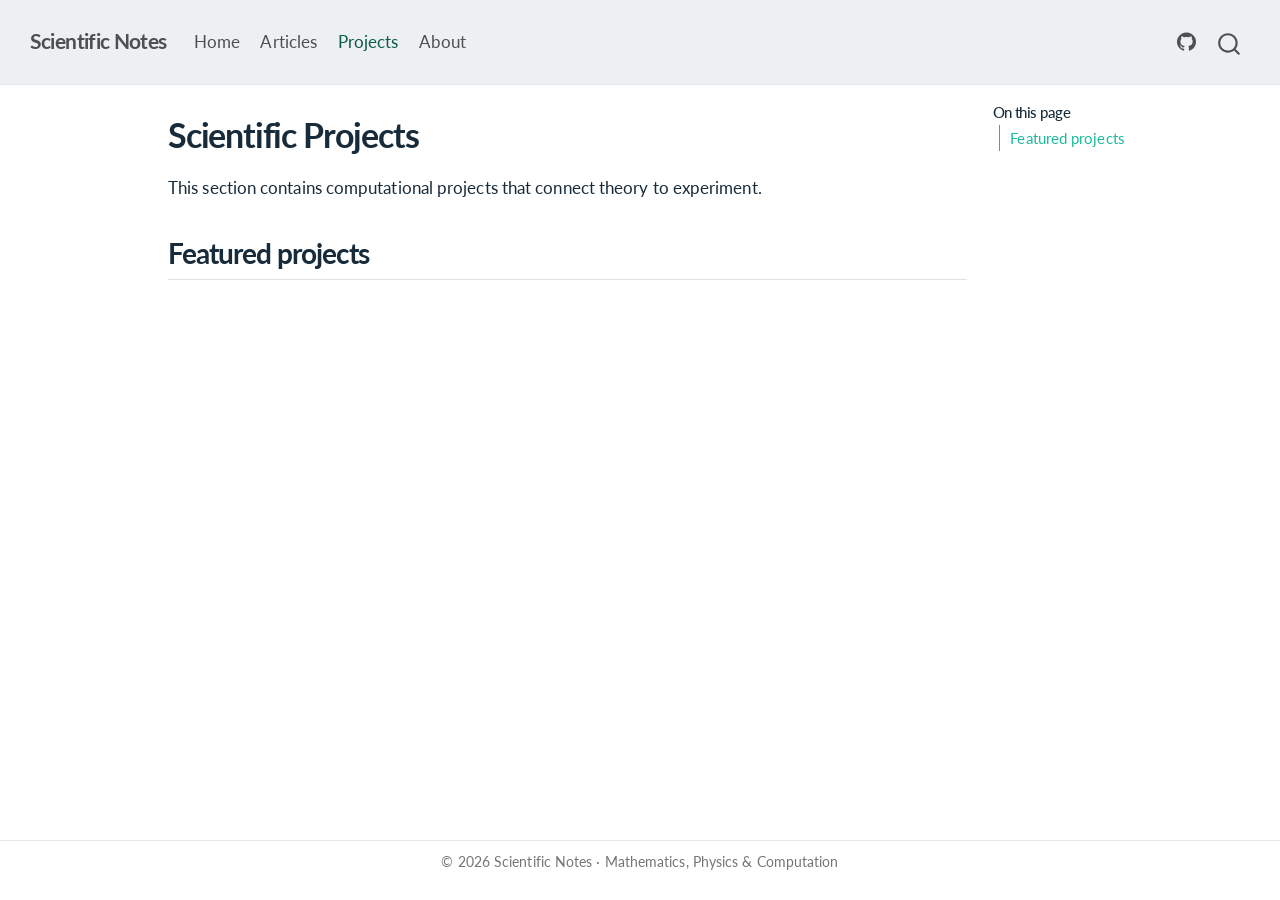
<file: projects.html>
<!DOCTYPE html>
<html xmlns="http://www.w3.org/1999/xhtml" lang="en" xml:lang="en"><head>

<meta charset="utf-8">
<meta name="generator" content="quarto-1.11.9">

<meta name="viewport" content="width=device-width, initial-scale=1.0, user-scalable=yes">


<title>Scientific Projects – Scientific Notes</title>
<style>
/* Default styles provided by pandoc.
** See https://pandoc.org/MANUAL.html#variables-for-html for config info.
*/
span.smallcaps{font-variant: small-caps;}
div.columns{display: flex; gap: 1.5em;}
div.column{flex: auto;}
@media screen {
div.columns{gap: min(4vw, 1.5em);}
div.column{overflow-x: auto;}
}
div.hanging-indent{margin-left: 1.5em; text-indent: -1.5em;}
ul.task-list{list-style: none;}
ul.task-list li input[type="checkbox"] {
  width: 0.8em;
  margin: 0 0.8em 0.2em -1em; /* quarto-specific, see https://github.com/quarto-dev/quarto-cli/issues/4556 */ 
  vertical-align: middle;
}
</style>


<script src="site_libs/quarto-nav/quarto-nav.js"></script>
<script src="site_libs/quarto-nav/headroom.min.js"></script>
<script src="site_libs/clipboard/clipboard.min.js"></script>
<script src="site_libs/quarto-search/autocomplete.umd.js"></script>
<script src="site_libs/quarto-search/fuse.min.js"></script>
<script src="site_libs/quarto-search/quarto-search.js"></script>
<meta name="quarto:offset" content="./">
<script src="site_libs/quarto-html/quarto.js" type="module"></script>
<script src="site_libs/quarto-html/tabsets/tabsets.js" type="module"></script>
<script src="site_libs/quarto-html/scrollable-regions/scrollable-regions.js" type="module"></script>
<script src="site_libs/quarto-html/popper.min.js"></script>
<script src="site_libs/quarto-html/tippy.umd.min.js"></script>
<script src="site_libs/quarto-html/anchor.min.js"></script>
<link href="site_libs/quarto-html/tippy.css" rel="stylesheet">
<link href="site_libs/quarto-html/quarto-syntax-highlighting-63b5708e65d6cd79cd7618c58d0c21e7.css" rel="stylesheet" id="quarto-text-highlighting-styles">
<script src="site_libs/bootstrap/bootstrap.min.js"></script>
<link href="site_libs/bootstrap/bootstrap-icons.css" rel="stylesheet">
<link href="site_libs/bootstrap/bootstrap-6f697db3f19aaa8acf404c13d1910354.min.css" rel="stylesheet" append-hash="true" id="quarto-bootstrap" data-mode="light">
<script id="quarto-search-options" type="application/json">{
  "location": "navbar",
  "copy-button": false,
  "collapse-after": 3,
  "panel-placement": "end",
  "type": "overlay",
  "limit": 50,
  "keyboard-shortcut": [
    "f",
    "/",
    "s"
  ],
  "language": {
    "search-no-results-text": "No results",
    "search-matching-documents-text": "matching documents",
    "search-copy-link-title": "Copy link to search",
    "search-hide-matches-text": "Hide additional matches",
    "search-more-match-text": "more match in this document",
    "search-more-matches-text": "more matches in this document",
    "search-clear-button-title": "Clear",
    "search-text-placeholder": "",
    "search-detached-cancel-button-title": "Cancel",
    "search-submit-button-title": "Submit",
    "search-label": "Search"
  }
}</script>
<style>html{ scroll-behavior: smooth; }</style>


<link rel="stylesheet" href="styles.css">
</head>

<body class="nav-fixed quarto-light"><a id="quarto-skip-link" class="visually-hidden-focusable" href="#quarto-document-content">Skip to main content</a>

<div id="quarto-search-results"></div>
  <header id="quarto-header" class="headroom fixed-top">
    <nav class="navbar navbar-expand-lg " data-bs-theme="dark" aria-label="Site">
      <div class="navbar-container container-fluid">
      <div class="navbar-brand-container mx-auto">
    <a class="navbar-brand" href="./index.html">
    <span class="navbar-title">Scientific Notes</span>
    </a>
  </div>
          <button class="navbar-toggler" type="button" data-bs-toggle="collapse" data-bs-target="#navbarCollapse" aria-controls="navbarCollapse" aria-expanded="false" aria-label="Toggle navigation" onclick="if (window.quartoToggleHeadroom) { window.quartoToggleHeadroom(); }">
  <span class="navbar-toggler-icon"></span>
</button>
          <div class="collapse navbar-collapse" id="navbarCollapse">
            <ul class="navbar-nav navbar-nav-scroll me-auto">
  <li class="nav-item">
    <a class="nav-link" href="./index.html"> 
<span class="menu-text">Home</span></a>
  </li>  
  <li class="nav-item">
    <a class="nav-link" href="./articles.html"> 
<span class="menu-text">Articles</span></a>
  </li>  
  <li class="nav-item">
    <a class="nav-link active" href="./projects.html" aria-current="page"> 
<span class="menu-text">Projects</span></a>
  </li>  
  <li class="nav-item">
    <a class="nav-link" href="./about.html"> 
<span class="menu-text">About</span></a>
  </li>  
</ul>
            <ul class="navbar-nav navbar-nav-scroll ms-auto">
  <li class="nav-item compact">
    <a class="nav-link" href="https://github.com/Haydara1"> <i class="bi bi-github" role="img" aria-label="GitHub">
</i> 
<span class="menu-text"></span></a>
  </li>  
</ul>
          </div> <!-- /navcollapse -->
            <div class="quarto-navbar-tools">
</div>
            <div id="quarto-search" class="" title="Search"></div>
      </div> <!-- /container-fluid -->
    </nav>
</header>
<!-- content -->
<div id="quarto-content" class="quarto-container page-columns page-rows-contents page-layout-article page-navbar">
<!-- sidebar -->
<!-- margin-sidebar -->
    <div id="quarto-margin-sidebar" class="sidebar margin-sidebar">
        <nav id="TOC" role="doc-toc" aria-labelledby="toc-title" class="toc-active">
    <h2 id="toc-title">On this page</h2>
   
  <ul>
  <li><a href="#featured-projects" id="toc-featured-projects" class="nav-link active" data-scroll-target="#featured-projects">Featured projects</a></li>
  </ul>
</nav>
    </div>
<!-- main -->
<main class="content" id="quarto-document-content" tabindex="-1">

<header id="title-block-header" class="quarto-title-block default">
<div class="quarto-title">
<h1 class="title">Scientific Projects</h1>
</div>



<div class="quarto-title-meta">

    
  
    
  </div>
  


</header>


<p>This section contains computational projects that connect theory to experiment.</p>
<section id="featured-projects" class="level2">
<h2 class="anchored" data-anchor-id="featured-projects">Featured projects</h2>
<!--
- **Quantum cryptography:** Simulating quantum key distribution
  and studying the effect of measurement and interception.

- **Numerical methods:** Exploring differential equations through
  computational experiments.

- **Mathematical visualisation:** Turning abstract structures into
  visual and interactive demonstrations.

Source code and reproducibility notes will accompany projects
where appropriate.
-->


</section>

</main> <!-- /main -->
<script id="quarto-html-after-body" type="application/javascript">
  window.document.addEventListener("DOMContentLoaded", function (event) {
    const icon = "";
    const anchorJS = new window.AnchorJS();
    anchorJS.options = {
      placement: 'right',
      icon: icon
    };
    anchorJS.add('.anchored');
    const isCodeAnnotation = (el) => {
      for (const clz of el.classList) {
        if (clz.startsWith('code-annotation-')) {                     
          return true;
        }
      }
      return false;
    }
    const onCopySuccess = function(e) {
      // button target
      const button = e.trigger;
      // don't keep focus
      button.blur();
      // flash "checked"
      button.classList.add('code-copy-button-checked');
      var currentTitle = button.getAttribute("title");
      button.setAttribute("title", "Copied!");
      let tooltip;
      if (window.bootstrap) {
        button.setAttribute("data-bs-toggle", "tooltip");
        button.setAttribute("data-bs-placement", "left");
        button.setAttribute("data-bs-title", "Copied!");
        tooltip = new bootstrap.Tooltip(button, 
          { trigger: "manual", 
            customClass: "code-copy-button-tooltip",
            offset: [0, -8]});
        tooltip.show();    
      }
      setTimeout(function() {
        if (tooltip) {
          tooltip.hide();
          button.removeAttribute("data-bs-title");
          button.removeAttribute("data-bs-toggle");
          button.removeAttribute("data-bs-placement");
        }
        button.setAttribute("title", currentTitle);
        button.classList.remove('code-copy-button-checked');
      }, 1000);
      // clear code selection
      e.clearSelection();
    }
    const getTextToCopy = function(trigger) {
      const outerScaffold = trigger.parentElement.cloneNode(true);
      const codeEl = outerScaffold.querySelector('code');
      for (const childEl of codeEl.children) {
        if (isCodeAnnotation(childEl)) {
          childEl.remove();
        }
      }
      return codeEl.innerText;
    }
    const clipboard = new window.ClipboardJS('.code-copy-button:not([data-in-quarto-modal])', {
      text: getTextToCopy
    });
    clipboard.on('success', onCopySuccess);
    if (window.document.getElementById('quarto-embedded-source-code-modal')) {
      const clipboardModal = new window.ClipboardJS('.code-copy-button[data-in-quarto-modal]', {
        text: getTextToCopy,
        container: window.document.getElementById('quarto-embedded-source-code-modal')
      });
      clipboardModal.on('success', onCopySuccess);
    }
      var localhostRegex = new RegExp(/^(?:http|https):\/\/localhost\:?[0-9]*\//);
      var mailtoRegex = new RegExp(/^mailto:/);
        var filterRegex = new RegExp("https:\/\/Haydara1\.github\.io\/");
      var isInternal = (href) => {
          return filterRegex.test(href) || localhostRegex.test(href) || mailtoRegex.test(href);
      }
      // Inspect non-navigation links and adorn them if external
      window.quartoDecorateExternalLinks = function (root) {
     var links = (root || window.document).querySelectorAll('a[href]:not(.nav-link):not(.navbar-brand):not(.toc-action):not(.sidebar-link):not(.sidebar-item-toggle):not(.pagination-link):not(.no-external):not([aria-hidden]):not(.dropdown-item):not(.quarto-navigation-tool):not(.about-link)');
      for (var i=0; i<links.length; i++) {
        const link = links[i];
        if (!isInternal(link.href)) {
          // undo the damage that might have been done by quarto-nav.js in the case of
          // links that we want to consider external
          if (link.dataset.originalHref !== undefined) {
            link.href = link.dataset.originalHref;
          }
          if (!link.classList.contains('no-external-icon')) {
          }
        }
      }
      };
      window.quartoDecorateExternalLinks(window.document);
    // Esc closes the popup (WCAG 1.4.13) and focus leaving both trigger and
    // popup closes it (WCAG 2.4.11); tippy handles neither for interactive popups.
    const hideOnEscAndFocusOut = {
      name: 'hideOnEscAndFocusOut',
      defaultValue: true,
      fn(instance) {
        const dismiss = () => {
          // A show scheduled by the trigger delay would otherwise reopen it
          instance.clearDelayTimeouts();
          instance.hide();
        };
        const onKeyDown = (event) => {
          if (event.key !== 'Escape') {
            return;
          }
          // Keep Esc from also reaching page handlers (e.g. reveal.js overview),
          // except an open reveal.js slide menu, which Esc should close too.
          // The menu handles keys only when its keyboard option is on.
          const menuHandlesEsc = window.Reveal?.getPlugin?.('menu')?.isOpen() &&
            window.Reveal.getConfig().menu?.keyboard !== false;
          if (!menuHandlesEsc) {
            event.stopPropagation();
          }
          if (instance.popper.contains(window.document.activeElement)) {
            // Disabled while refocusing so the focus trigger does not reopen it
            instance.disable();
            instance.reference.focus();
            instance.enable();
          }
          dismiss();
        };
        const onFocusOut = (event) => {
          const target = event.relatedTarget;
          if (target && !instance.reference.contains(target) &&
              !instance.popper.contains(target)) {
            dismiss();
          }
        };
        // On the trigger too: a click trigger (code-annotations: select) has no
        // blur handling. Attached for the instance's lifetime so leaving the
        // trigger also cancels a show still pending on the trigger delay.
        instance.reference.addEventListener('focusout', onFocusOut);
        return {
          onShow() {
            window.document.addEventListener('keydown', onKeyDown, true);
            instance.popper.addEventListener('focusout', onFocusOut);
          },
          onHide() {
            window.document.removeEventListener('keydown', onKeyDown, true);
            instance.popper.removeEventListener('focusout', onFocusOut);
          },
          onDestroy() {
            instance.reference.removeEventListener('focusout', onFocusOut);
          },
        };
      },
    };
    function tippyHover(el, contentFn, onTriggerFn, onUntriggerFn) {
      const config = {
        allowHTML: true,
        maxWidth: 500,
        delay: 100,
        arrow: false,
        appendTo: function(el) {
            return el.parentElement;
        },
        interactive: true,
        interactiveBorder: 10,
        theme: 'quarto',
        placement: 'bottom-start',
        plugins: [hideOnEscAndFocusOut],
      };
      if (contentFn) {
        config.content = contentFn;
      }
      if (onTriggerFn) {
        config.onTrigger = onTriggerFn;
      }
      if (onUntriggerFn) {
        config.onUntrigger = onUntriggerFn;
      }
      window.tippy(el, config); 
    }
    const noterefs = window.document.querySelectorAll('a[role="doc-noteref"]');
    for (var i=0; i<noterefs.length; i++) {
      const ref = noterefs[i];
      tippyHover(ref, function() {
        // use id or data attribute instead here
        let href = ref.getAttribute('data-footnote-href') || ref.getAttribute('href');
        try { href = new URL(href).hash; } catch {}
        const id = href.replace(/^#\/?/, "");
        const note = window.document.getElementById(id);
        if (note) {
          return note.innerHTML;
        } else {
          return "";
        }
      });
    }
    const xrefs = window.document.querySelectorAll('a.quarto-xref');
    const processXRef = (id, note) => {
      // Strip column container classes
      const stripColumnClz = (el) => {
        el.classList.remove("page-full", "page-columns");
        if (el.children) {
          for (const child of el.children) {
            stripColumnClz(child);
          }
        }
      }
      stripColumnClz(note)
      if (id === null || id.startsWith('sec-')) {
        // Special case sections, only their first couple elements
        const container = document.createElement("div");
        if (note.children && note.children.length > 2) {
          container.appendChild(note.children[0].cloneNode(true));
          for (let i = 1; i < note.children.length; i++) {
            const child = note.children[i];
            if (child.tagName === "P" && child.innerText === "") {
              continue;
            } else {
              container.appendChild(child.cloneNode(true));
              break;
            }
          }
          if (window.Quarto?.typesetMath) {
            window.Quarto.typesetMath(container);
          }
          return container.innerHTML
        } else {
          if (window.Quarto?.typesetMath) {
            window.Quarto.typesetMath(note);
          }
          return note.innerHTML;
        }
      } else {
        // Remove any anchor links if they are present
        const anchorLink = note.querySelector('a.anchorjs-link');
        if (anchorLink) {
          anchorLink.remove();
        }
        if (window.Quarto?.typesetMath) {
          window.Quarto.typesetMath(note);
        }
        if (note.classList.contains("callout")) {
          return note.outerHTML;
        } else {
          return note.innerHTML;
        }
      }
    }
    for (var i=0; i<xrefs.length; i++) {
      const xref = xrefs[i];
      tippyHover(xref, undefined, function(instance) {
        instance.disable();
        let url = xref.getAttribute('href');
        let hash = undefined; 
        if (url.startsWith('#')) {
          hash = url;
        } else {
          try { hash = new URL(url).hash; } catch {}
        }
        if (hash) {
          const id = hash.replace(/^#\/?/, "");
          const note = window.document.getElementById(id);
          if (note !== null) {
            try {
              const html = processXRef(id, note.cloneNode(true));
              instance.setContent(html);
            } finally {
              instance.enable();
              instance.show();
            }
          } else {
            // See if we can fetch this
            fetch(url.split('#')[0])
            .then(res => res.text())
            .then(html => {
              const parser = new DOMParser();
              const htmlDoc = parser.parseFromString(html, "text/html");
              const note = htmlDoc.getElementById(id);
              if (note !== null) {
                const html = processXRef(id, note);
                instance.setContent(html);
              } 
            }).finally(() => {
              instance.enable();
              instance.show();
            });
          }
        } else {
          // See if we can fetch a full url (with no hash to target)
          // This is a special case and we should probably do some content thinning / targeting
          fetch(url)
          .then(res => res.text())
          .then(html => {
            const parser = new DOMParser();
            const htmlDoc = parser.parseFromString(html, "text/html");
            const note = htmlDoc.querySelector('main.content');
            if (note !== null) {
              // This should only happen for chapter cross references
              // (since there is no id in the URL)
              // remove the first header
              if (note.children.length > 0 && note.children[0].tagName === "HEADER") {
                note.children[0].remove();
              }
              const html = processXRef(null, note);
              instance.setContent(html);
            } 
          }).finally(() => {
            instance.enable();
            instance.show();
          });
        }
      }, function(instance) {
      });
    }
        let selectedAnnoteEl;
        const selectorForAnnotation = ( cell, annotation) => {
          let cellAttr = 'data-code-cell="' + cell + '"';
          let lineAttr = 'data-code-annotation="' +  annotation + '"';
          const selector = 'span[' + cellAttr + '][' + lineAttr + ']';
          return selector;
        }
        const selectCodeLines = (annoteEl) => {
          const doc = window.document;
          const targetCell = annoteEl.getAttribute("data-target-cell");
          const targetAnnotation = annoteEl.getAttribute("data-target-annotation");
          const annoteSpan = window.document.querySelector(selectorForAnnotation(targetCell, targetAnnotation));
          const lines = annoteSpan.getAttribute("data-code-lines").split(",");
          const lineIds = lines.map((line) => {
            return targetCell + "-" + line;
          })
          // Each band is positioned against its own containing block, which is
          // not the offsetParent of the lines, so place it from client rects.
          const placeBand = (band, firstEl, lastEl, codeBlock) => {
            const container = band.offsetParent;
            if (container === null) {
              return;
            }
            const containerRect = container.getBoundingClientRect();
            // Reveal.js scales slides with a transform, so convert client
            // pixels back to the CSS pixels of the container.
            const scale = containerRect.height / container.offsetHeight || 1;
            const firstRect = firstEl.getBoundingClientRect();
            const lastRect = lastEl.getBoundingClientRect();
            const top = (firstRect.top - containerRect.top) / scale - container.clientTop + container.scrollTop;
            const height = (lastRect.bottom - firstRect.top) / scale;
            band.style.top = top - 2 + "px";
            band.style.height = height + 4 + "px";
            if (codeBlock) {
              // Without the copy button wrapper, the containing block is wider
              // than the code block, so span the code block explicitly.
              const blockRect = codeBlock.getBoundingClientRect();
              band.style.left = (blockRect.left - containerRect.left) / scale - container.clientLeft + container.scrollLeft + "px";
              band.style.width = blockRect.width / scale + "px";
            }
          };
          if (lineIds.length > 0) {
            const el = window.document.getElementById(lineIds[0]);
            const lastEl = window.document.getElementById(lineIds[lineIds.length - 1]);
            const parent = el.parentElement.parentElement;
            // cook up a div (if necessary) and position it
            let div = window.document.getElementById("code-annotation-line-highlight");
            if (div === null) {
              div = window.document.createElement("div");
              div.setAttribute("id", "code-annotation-line-highlight");
              div.style.position = 'absolute';
              parent.appendChild(div);
            }
            placeBand(div, el, lastEl, parent.closest("div.sourceCode") || parent);
            let gutterDiv = window.document.getElementById("code-annotation-line-highlight-gutter");
            if (gutterDiv === null) {
              gutterDiv = window.document.createElement("div");
              gutterDiv.setAttribute("id", "code-annotation-line-highlight-gutter");
              gutterDiv.style.position = 'absolute';
              const codeCell = window.document.getElementById(targetCell);
              const gutter = codeCell.querySelector('.code-annotation-gutter');
              gutter.appendChild(gutterDiv);
            }
            placeBand(gutterDiv, el, lastEl);
            selectedAnnoteEl = annoteEl;
          }
        };
        const unselectCodeLines = () => {
          const elementsIds = ["code-annotation-line-highlight", "code-annotation-line-highlight-gutter"];
          elementsIds.forEach((elId) => {
            const div = window.document.getElementById(elId);
            if (div) {
              div.remove();
            }
          });
          selectedAnnoteEl = undefined;
        };
          // Handle positioning of the toggle
      window.addEventListener(
        "resize",
        throttle(() => {
          elRect = undefined;
          if (selectedAnnoteEl) {
            selectCodeLines(selectedAnnoteEl);
          }
        }, 10)
      );
      function throttle(fn, ms) {
      let throttle = false;
      let timer;
        return (...args) => {
          if(!throttle) { // first call gets through
              fn.apply(this, args);
              throttle = true;
          } else { // all the others get throttled
              if(timer) clearTimeout(timer); // cancel #2
              timer = setTimeout(() => {
                fn.apply(this, args);
                timer = throttle = false;
              }, ms);
          }
        };
      }
        // Attach click handler to the DT
        const annoteDls = window.document.querySelectorAll('dt[data-target-cell]');
        for (const annoteDlNode of annoteDls) {
          annoteDlNode.addEventListener('click', (event) => {
            const clickedEl = event.target;
            if (clickedEl !== selectedAnnoteEl) {
              unselectCodeLines();
              const activeEl = window.document.querySelector('dt[data-target-cell].code-annotation-active');
              if (activeEl) {
                activeEl.classList.remove('code-annotation-active');
              }
              selectCodeLines(clickedEl);
              clickedEl.classList.add('code-annotation-active');
            } else {
              // Unselect the line
              unselectCodeLines();
              clickedEl.classList.remove('code-annotation-active');
            }
          });
        }
    const findCites = (el) => {
      const parentEl = el.parentElement;
      if (parentEl) {
        const cites = parentEl.dataset.cites;
        if (cites) {
          return {
            el,
            cites: cites.split(' ')
          };
        } else {
          return findCites(el.parentElement)
        }
      } else {
        return undefined;
      }
    };
    var bibliorefs = window.document.querySelectorAll('a[role="doc-biblioref"]');
    for (var i=0; i<bibliorefs.length; i++) {
      const ref = bibliorefs[i];
      const citeInfo = findCites(ref);
      if (citeInfo) {
        tippyHover(citeInfo.el, function() {
          var popup = window.document.createElement('div');
          citeInfo.cites.forEach(function(cite) {
            var citeDiv = window.document.createElement('div');
            citeDiv.classList.add('hanging-indent');
            citeDiv.classList.add('csl-entry');
            var biblioDiv = window.document.getElementById('ref-' + cite);
            if (biblioDiv) {
              citeDiv.innerHTML = biblioDiv.innerHTML;
            }
            popup.appendChild(citeDiv);
          });
          return popup.innerHTML;
        });
      }
    }
  });
  </script>
  <script type="application/javascript">
  window.quartoScrollableRegionsLabels = {"code":"Scrollable code","output":"Scrollable output"};
  </script>
</div> <!-- /content -->
<footer class="footer">
  <div class="nav-footer">
    <div class="nav-footer-left">
      &nbsp;
    </div>   
    <div class="nav-footer-center">
<p>© 2026 Scientific Notes · Mathematics, Physics &amp; Computation</p>
</div>
    <div class="nav-footer-right">
      &nbsp;
    </div>
  </div>
</footer>




<script src="site_libs/quarto-html/zenscroll-min.js"></script>
</body></html>
</file>
<file: site_libs/quarto-html/tippy.css>
.tippy-box[data-animation=fade][data-state=hidden]{opacity:0}[data-tippy-root]{max-width:calc(100vw - 10px)}.tippy-box{position:relative;background-color:#333;color:#fff;border-radius:4px;font-size:14px;line-height:1.4;white-space:normal;outline:0;transition-property:transform,visibility,opacity}.tippy-box[data-placement^=top]>.tippy-arrow{bottom:0}.tippy-box[data-placement^=top]>.tippy-arrow:before{bottom:-7px;left:0;border-width:8px 8px 0;border-top-color:initial;transform-origin:center top}.tippy-box[data-placement^=bottom]>.tippy-arrow{top:0}.tippy-box[data-placement^=bottom]>.tippy-arrow:before{top:-7px;left:0;border-width:0 8px 8px;border-bottom-color:initial;transform-origin:center bottom}.tippy-box[data-placement^=left]>.tippy-arrow{right:0}.tippy-box[data-placement^=left]>.tippy-arrow:before{border-width:8px 0 8px 8px;border-left-color:initial;right:-7px;transform-origin:center left}.tippy-box[data-placement^=right]>.tippy-arrow{left:0}.tippy-box[data-placement^=right]>.tippy-arrow:before{left:-7px;border-width:8px 8px 8px 0;border-right-color:initial;transform-origin:center right}.tippy-box[data-inertia][data-state=visible]{transition-timing-function:cubic-bezier(.54,1.5,.38,1.11)}.tippy-arrow{width:16px;height:16px;color:#333}.tippy-arrow:before{content:"";position:absolute;border-color:transparent;border-style:solid}.tippy-content{position:relative;padding:5px 9px;z-index:1}
</file>
<file: site_libs/quarto-html/quarto-syntax-highlighting-63b5708e65d6cd79cd7618c58d0c21e7.css>
/* quarto syntax highlight colors */
:root {
  --quarto-hl-ot-color: #003B4F;
  --quarto-hl-at-color: #657422;
  --quarto-hl-ss-color: #20794D;
  --quarto-hl-an-color: #5E5E5E;
  --quarto-hl-fu-color: #4758AB;
  --quarto-hl-st-color: #20794D;
  --quarto-hl-cf-color: #003B4F;
  --quarto-hl-op-color: #5E5E5E;
  --quarto-hl-er-color: #AD0000;
  --quarto-hl-bn-color: #AD0000;
  --quarto-hl-al-color: #AD0000;
  --quarto-hl-va-color: #111111;
  --quarto-hl-bu-color: inherit;
  --quarto-hl-ex-color: inherit;
  --quarto-hl-pp-color: #AD0000;
  --quarto-hl-in-color: #5E5E5E;
  --quarto-hl-vs-color: #20794D;
  --quarto-hl-wa-color: #5E5E5E;
  --quarto-hl-do-color: #5E5E5E;
  --quarto-hl-im-color: #00769E;
  --quarto-hl-ch-color: #20794D;
  --quarto-hl-dt-color: #AD0000;
  --quarto-hl-fl-color: #AD0000;
  --quarto-hl-co-color: #5E5E5E;
  --quarto-hl-cv-color: #5E5E5E;
  --quarto-hl-cn-color: #8f5902;
  --quarto-hl-sc-color: #5E5E5E;
  --quarto-hl-dv-color: #AD0000;
  --quarto-hl-kw-color: #003B4F;
}

/* other quarto variables */
:root {
  --quarto-font-monospace: SFMono-Regular, Menlo, Monaco, Consolas, "Liberation Mono", "Courier New", monospace;
}

/* syntax highlight based on Pandoc's rules */
pre > code.sourceCode > span {
  color: #003B4F;
}

code.sourceCode > span {
  color: #003B4F;
}

div.sourceCode,
div.sourceCode pre.sourceCode {
  color: #003B4F;
}

/* Normal */
code span {
  color: #003B4F;
}

/* Alert */
code span.al {
  color: #AD0000;
  font-style: inherit;
}

/* Annotation */
code span.an {
  color: #5E5E5E;
  font-style: inherit;
}

/* Attribute */
code span.at {
  color: #657422;
  font-style: inherit;
}

/* BaseN */
code span.bn {
  color: #AD0000;
  font-style: inherit;
}

/* BuiltIn */
code span.bu {
  font-style: inherit;
}

/* ControlFlow */
code span.cf {
  color: #003B4F;
  font-weight: bold;
  font-style: inherit;
}

/* Char */
code span.ch {
  color: #20794D;
  font-style: inherit;
}

/* Constant */
code span.cn {
  color: #8f5902;
  font-style: inherit;
}

/* Comment */
code span.co {
  color: #5E5E5E;
  font-style: inherit;
}

/* CommentVar */
code span.cv {
  color: #5E5E5E;
  font-style: italic;
}

/* Documentation */
code span.do {
  color: #5E5E5E;
  font-style: italic;
}

/* DataType */
code span.dt {
  color: #AD0000;
  font-style: inherit;
}

/* DecVal */
code span.dv {
  color: #AD0000;
  font-style: inherit;
}

/* Error */
code span.er {
  color: #AD0000;
  font-style: inherit;
}

/* Extension */
code span.ex {
  font-style: inherit;
}

/* Float */
code span.fl {
  color: #AD0000;
  font-style: inherit;
}

/* Function */
code span.fu {
  color: #4758AB;
  font-style: inherit;
}

/* Import */
code span.im {
  color: #00769E;
  font-style: inherit;
}

/* Information */
code span.in {
  color: #5E5E5E;
  font-style: inherit;
}

/* Keyword */
code span.kw {
  color: #003B4F;
  font-weight: bold;
  font-style: inherit;
}

/* Operator */
code span.op {
  color: #5E5E5E;
  font-style: inherit;
}

/* Other */
code span.ot {
  color: #003B4F;
  font-style: inherit;
}

/* Preprocessor */
code span.pp {
  color: #AD0000;
  font-style: inherit;
}

/* SpecialChar */
code span.sc {
  color: #5E5E5E;
  font-style: inherit;
}

/* SpecialString */
code span.ss {
  color: #20794D;
  font-style: inherit;
}

/* String */
code span.st {
  color: #20794D;
  font-style: inherit;
}

/* Variable */
code span.va {
  color: #111111;
  font-style: inherit;
}

/* VerbatimString */
code span.vs {
  color: #20794D;
  font-style: inherit;
}

/* Warning */
code span.wa {
  color: #5E5E5E;
  font-style: italic;
}

.prevent-inlining {
  content: "</";
}

/*# sourceMappingURL=054cc16b9e9817627be6994582d2ffb5.css.map */
</file>
<file: styles.css>
/* Modern scientific identity */

:root {
  --science-ink: #182b3a;
  --science-accent: #168c88;
  --science-muted: #657786;
  --science-background: #f7f9fb;
}

body {
  color: var(--science-ink);
  line-height: 1.75;
  letter-spacing: 0.005em;
}

.navbar {
  border-bottom: 1px solid #e4eaf0;
}

.navbar-brand {
  font-weight: 700;
  letter-spacing: -0.03em;
}

a {
  color: var(--science-accent);
}

a:hover {
  color: #106b68;
}

h1, h2, h3 {
  letter-spacing: -0.035em;
  font-weight: 650;
}

h1 {
  line-height: 1.2;
  margin-bottom: 1.2rem;
}

blockquote {
  border-left: 3px solid var(--science-accent);
  padding-left: 1rem;
  color: var(--science-muted);
}

pre {
  border: 1px solid #e4eaf0;
  border-radius: 10px;
}

.callout {
  border-radius: 8px;
}

#quarto-content {
  padding-bottom: 3rem;
}

.nav-footer {
  border-top: 1px solid #e4eaf0;
}
</file>
